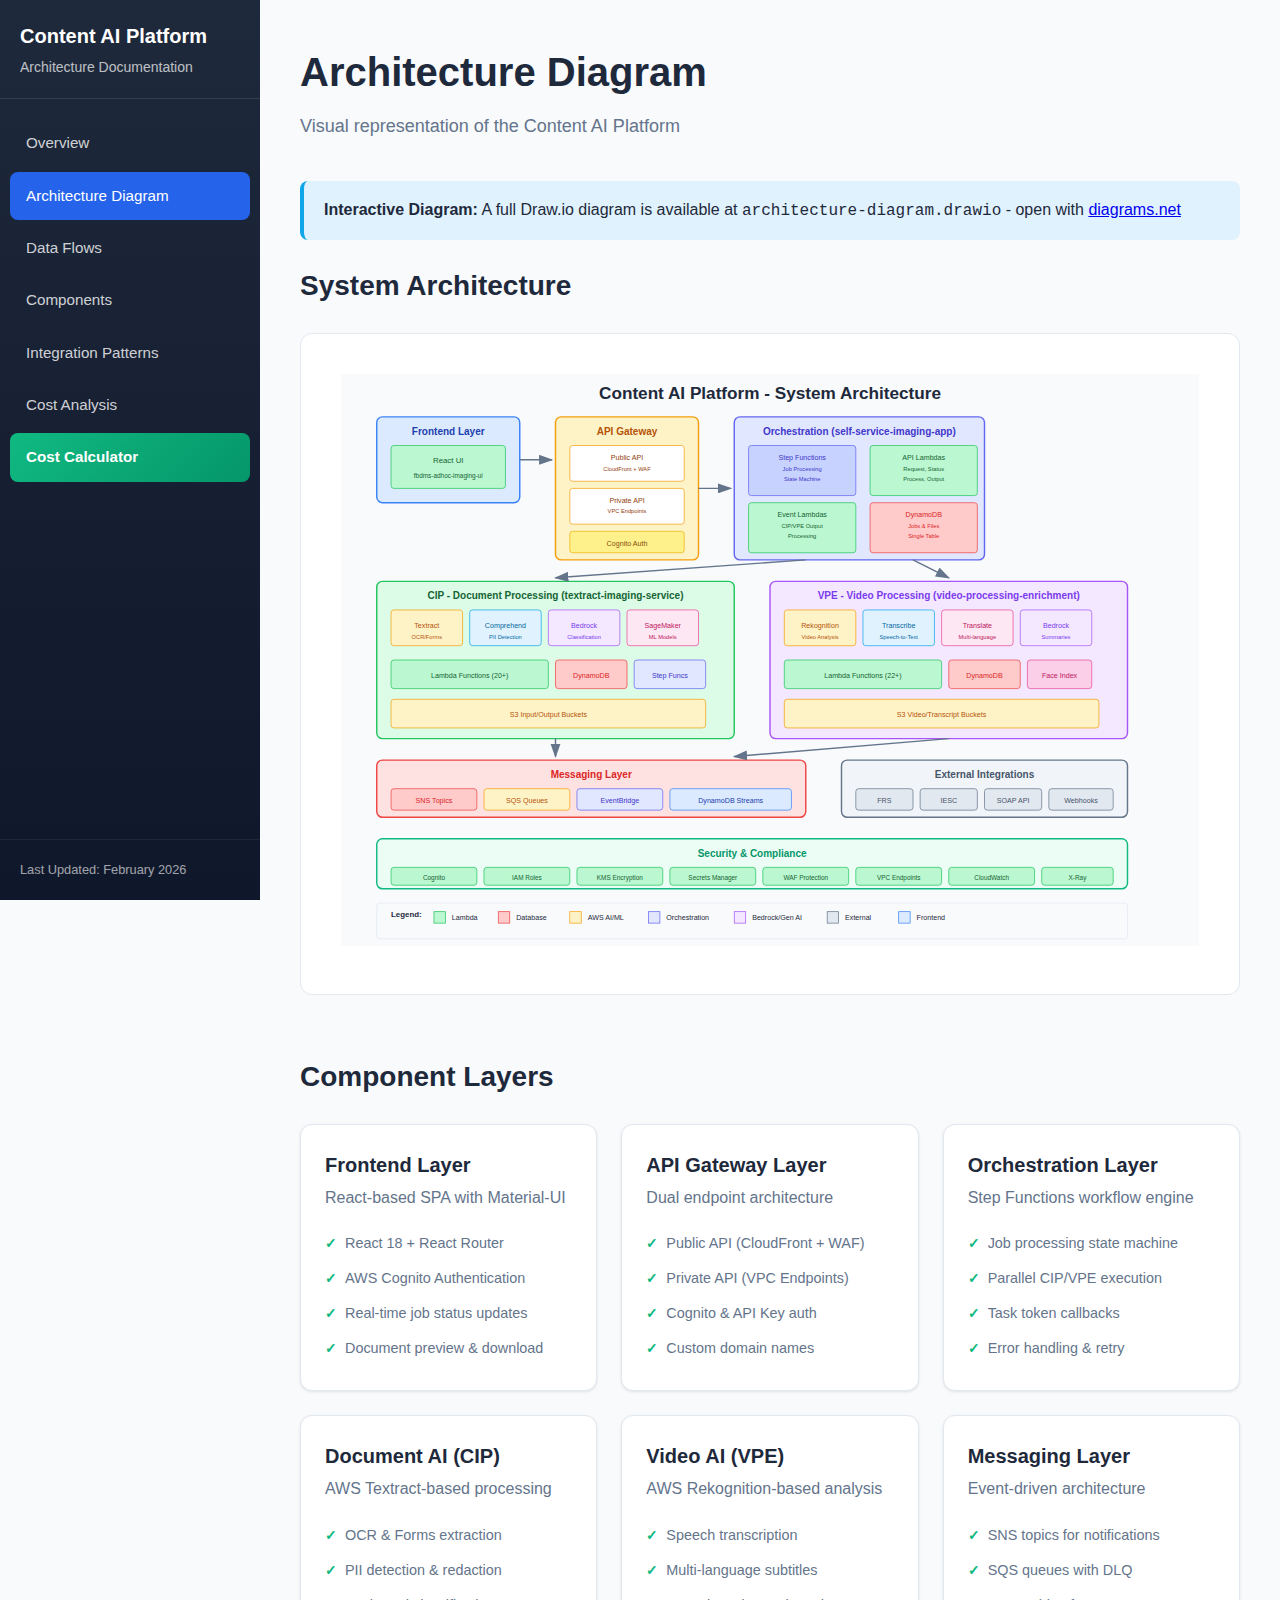
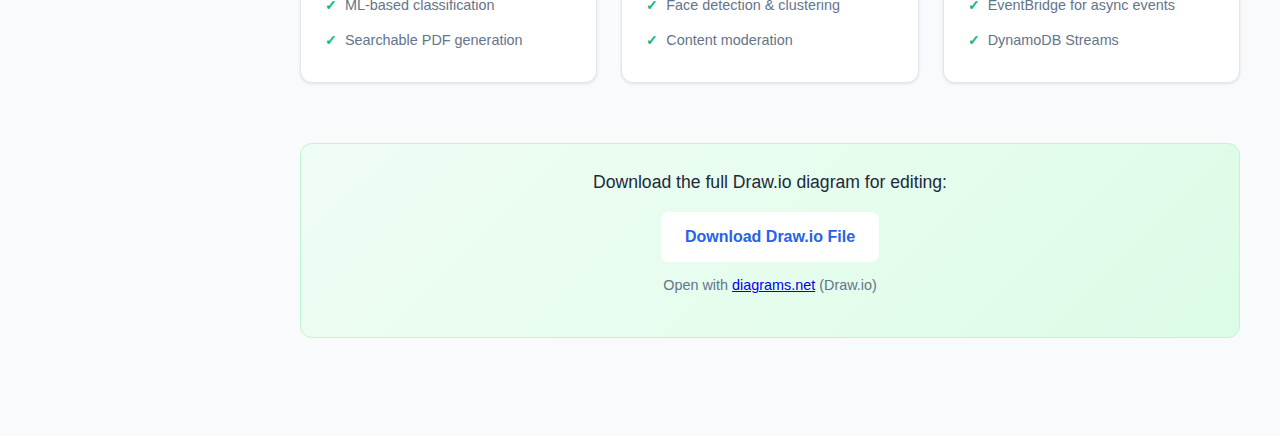
<file: docs/architecture.html>
<!DOCTYPE html>
<html lang="en">
<head>
    <meta charset="UTF-8">
    <meta name="viewport" content="width=device-width, initial-scale=1.0">
    <title>Architecture Diagram - Content AI Platform</title>
    <link rel="stylesheet" href="styles.css">
</head>
<body>
    <nav class="sidebar">
        <div class="sidebar-header">
            <h2>Content AI Platform</h2>
            <p>Architecture Documentation</p>
        </div>
        <ul class="nav-links">
            <li><a href="index.html">Overview</a></li>
            <li><a href="architecture.html" class="active">Architecture Diagram</a></li>
            <li><a href="data-flows.html">Data Flows</a></li>
            <li><a href="components.html">Components</a></li>
            <li><a href="integration.html">Integration Patterns</a></li>
            <li><a href="cost-analysis.html">Cost Analysis</a></li>
            <li><a href="calculator.html" class="highlight">Cost Calculator</a></li>
        </ul>
        <div class="sidebar-footer">
            <p>Last Updated: February 2026</p>
        </div>
    </nav>

    <main class="content">
        <header class="page-header">
            <h1>Architecture Diagram</h1>
            <p class="subtitle">Visual representation of the Content AI Platform</p>
        </header>

        <div class="alert alert-info">
            <strong>Interactive Diagram:</strong> A full Draw.io diagram is available at
            <code>architecture-diagram.drawio</code> - open with <a href="https://app.diagrams.net" target="_blank">diagrams.net</a>
        </div>

        <!-- Architecture Overview SVG -->
        <section>
            <h2>System Architecture</h2>
            <div class="architecture-svg">
                <svg viewBox="0 0 1200 800" xmlns="http://www.w3.org/2000/svg" style="max-width: 100%; height: auto;">
                    <!-- Background -->
                    <rect width="1200" height="800" fill="#f8fafc"/>

                    <!-- Title -->
                    <text x="600" y="35" text-anchor="middle" font-size="24" font-weight="bold" fill="#1e293b">Content AI Platform - System Architecture</text>

                    <!-- Frontend Layer -->
                    <rect x="50" y="60" width="200" height="120" rx="8" fill="#dbeafe" stroke="#3b82f6" stroke-width="2"/>
                    <text x="150" y="85" text-anchor="middle" font-size="14" font-weight="bold" fill="#1e40af">Frontend Layer</text>
                    <rect x="70" y="100" width="160" height="60" rx="4" fill="#bbf7d0" stroke="#22c55e" stroke-width="1"/>
                    <text x="150" y="125" text-anchor="middle" font-size="11" fill="#166534">React UI</text>
                    <text x="150" y="145" text-anchor="middle" font-size="9" fill="#166534">fbdms-adhoc-imaging-ui</text>

                    <!-- API Gateway Layer -->
                    <rect x="300" y="60" width="200" height="200" rx="8" fill="#fef3c7" stroke="#f59e0b" stroke-width="2"/>
                    <text x="400" y="85" text-anchor="middle" font-size="14" font-weight="bold" fill="#b45309">API Gateway</text>
                    <rect x="320" y="100" width="160" height="50" rx="4" fill="#fff" stroke="#f59e0b"/>
                    <text x="400" y="120" text-anchor="middle" font-size="10" fill="#92400e">Public API</text>
                    <text x="400" y="135" text-anchor="middle" font-size="8" fill="#92400e">CloudFront + WAF</text>
                    <rect x="320" y="160" width="160" height="50" rx="4" fill="#fff" stroke="#f59e0b"/>
                    <text x="400" y="180" text-anchor="middle" font-size="10" fill="#92400e">Private API</text>
                    <text x="400" y="195" text-anchor="middle" font-size="8" fill="#92400e">VPC Endpoints</text>
                    <rect x="320" y="220" width="160" height="30" rx="4" fill="#fef08a" stroke="#eab308"/>
                    <text x="400" y="240" text-anchor="middle" font-size="10" fill="#854d0e">Cognito Auth</text>

                    <!-- Orchestration Layer -->
                    <rect x="550" y="60" width="350" height="200" rx="8" fill="#e0e7ff" stroke="#6366f1" stroke-width="2"/>
                    <text x="725" y="85" text-anchor="middle" font-size="14" font-weight="bold" fill="#4338ca">Orchestration (self-service-imaging-app)</text>

                    <rect x="570" y="100" width="150" height="70" rx="4" fill="#c7d2fe" stroke="#6366f1"/>
                    <text x="645" y="120" text-anchor="middle" font-size="10" fill="#4338ca">Step Functions</text>
                    <text x="645" y="135" text-anchor="middle" font-size="8" fill="#4338ca">Job Processing</text>
                    <text x="645" y="150" text-anchor="middle" font-size="8" fill="#4338ca">State Machine</text>

                    <rect x="740" y="100" width="150" height="70" rx="4" fill="#bbf7d0" stroke="#22c55e"/>
                    <text x="815" y="120" text-anchor="middle" font-size="10" fill="#166534">API Lambdas</text>
                    <text x="815" y="135" text-anchor="middle" font-size="8" fill="#166534">Request, Status</text>
                    <text x="815" y="150" text-anchor="middle" font-size="8" fill="#166534">Process, Output</text>

                    <rect x="570" y="180" width="150" height="70" rx="4" fill="#bbf7d0" stroke="#22c55e"/>
                    <text x="645" y="200" text-anchor="middle" font-size="10" fill="#166534">Event Lambdas</text>
                    <text x="645" y="215" text-anchor="middle" font-size="8" fill="#166534">CIP/VPE Output</text>
                    <text x="645" y="230" text-anchor="middle" font-size="8" fill="#166534">Processing</text>

                    <rect x="740" y="180" width="150" height="70" rx="4" fill="#fecaca" stroke="#ef4444"/>
                    <text x="815" y="200" text-anchor="middle" font-size="10" fill="#dc2626">DynamoDB</text>
                    <text x="815" y="215" text-anchor="middle" font-size="8" fill="#dc2626">Jobs & Files</text>
                    <text x="815" y="230" text-anchor="middle" font-size="8" fill="#dc2626">Single Table</text>

                    <!-- Processing Layer -->
                    <rect x="50" y="290" width="500" height="220" rx="8" fill="#dcfce7" stroke="#22c55e" stroke-width="2"/>
                    <text x="300" y="315" text-anchor="middle" font-size="14" font-weight="bold" fill="#166534">CIP - Document Processing (textract-imaging-service)</text>

                    <rect x="70" y="330" width="100" height="50" rx="4" fill="#fef3c7" stroke="#f59e0b"/>
                    <text x="120" y="355" text-anchor="middle" font-size="10" fill="#b45309">Textract</text>
                    <text x="120" y="370" text-anchor="middle" font-size="8" fill="#b45309">OCR/Forms</text>

                    <rect x="180" y="330" width="100" height="50" rx="4" fill="#e0f2fe" stroke="#0ea5e9"/>
                    <text x="230" y="355" text-anchor="middle" font-size="10" fill="#0369a1">Comprehend</text>
                    <text x="230" y="370" text-anchor="middle" font-size="8" fill="#0369a1">PII Detection</text>

                    <rect x="290" y="330" width="100" height="50" rx="4" fill="#f3e8ff" stroke="#a855f7"/>
                    <text x="340" y="355" text-anchor="middle" font-size="10" fill="#7c3aed">Bedrock</text>
                    <text x="340" y="370" text-anchor="middle" font-size="8" fill="#7c3aed">Classification</text>

                    <rect x="400" y="330" width="100" height="50" rx="4" fill="#fce7f3" stroke="#ec4899"/>
                    <text x="450" y="355" text-anchor="middle" font-size="10" fill="#be185d">SageMaker</text>
                    <text x="450" y="370" text-anchor="middle" font-size="8" fill="#be185d">ML Models</text>

                    <rect x="70" y="400" width="220" height="40" rx="4" fill="#bbf7d0" stroke="#22c55e"/>
                    <text x="180" y="425" text-anchor="middle" font-size="10" fill="#166534">Lambda Functions (20+)</text>

                    <rect x="300" y="400" width="100" height="40" rx="4" fill="#fecaca" stroke="#ef4444"/>
                    <text x="350" y="425" text-anchor="middle" font-size="10" fill="#dc2626">DynamoDB</text>

                    <rect x="410" y="400" width="100" height="40" rx="4" fill="#e0e7ff" stroke="#6366f1"/>
                    <text x="460" y="425" text-anchor="middle" font-size="10" fill="#4338ca">Step Funcs</text>

                    <rect x="70" y="455" width="440" height="40" rx="4" fill="#fef3c7" stroke="#f59e0b"/>
                    <text x="290" y="480" text-anchor="middle" font-size="10" fill="#b45309">S3 Input/Output Buckets</text>

                    <!-- VPE Layer -->
                    <rect x="600" y="290" width="500" height="220" rx="8" fill="#f3e8ff" stroke="#a855f7" stroke-width="2"/>
                    <text x="850" y="315" text-anchor="middle" font-size="14" font-weight="bold" fill="#7c3aed">VPE - Video Processing (video-processing-enrichment)</text>

                    <rect x="620" y="330" width="100" height="50" rx="4" fill="#fef3c7" stroke="#f59e0b"/>
                    <text x="670" y="355" text-anchor="middle" font-size="10" fill="#b45309">Rekognition</text>
                    <text x="670" y="370" text-anchor="middle" font-size="8" fill="#b45309">Video Analysis</text>

                    <rect x="730" y="330" width="100" height="50" rx="4" fill="#e0f2fe" stroke="#0ea5e9"/>
                    <text x="780" y="355" text-anchor="middle" font-size="10" fill="#0369a1">Transcribe</text>
                    <text x="780" y="370" text-anchor="middle" font-size="8" fill="#0369a1">Speech-to-Text</text>

                    <rect x="840" y="330" width="100" height="50" rx="4" fill="#fce7f3" stroke="#ec4899"/>
                    <text x="890" y="355" text-anchor="middle" font-size="10" fill="#be185d">Translate</text>
                    <text x="890" y="370" text-anchor="middle" font-size="8" fill="#be185d">Multi-language</text>

                    <rect x="950" y="330" width="100" height="50" rx="4" fill="#f3e8ff" stroke="#a855f7"/>
                    <text x="1000" y="355" text-anchor="middle" font-size="10" fill="#7c3aed">Bedrock</text>
                    <text x="1000" y="370" text-anchor="middle" font-size="8" fill="#7c3aed">Summaries</text>

                    <rect x="620" y="400" width="220" height="40" rx="4" fill="#bbf7d0" stroke="#22c55e"/>
                    <text x="730" y="425" text-anchor="middle" font-size="10" fill="#166534">Lambda Functions (22+)</text>

                    <rect x="850" y="400" width="100" height="40" rx="4" fill="#fecaca" stroke="#ef4444"/>
                    <text x="900" y="425" text-anchor="middle" font-size="10" fill="#dc2626">DynamoDB</text>

                    <rect x="960" y="400" width="90" height="40" rx="4" fill="#fbcfe8" stroke="#ec4899"/>
                    <text x="1005" y="425" text-anchor="middle" font-size="10" fill="#be185d">Face Index</text>

                    <rect x="620" y="455" width="440" height="40" rx="4" fill="#fef3c7" stroke="#f59e0b"/>
                    <text x="840" y="480" text-anchor="middle" font-size="10" fill="#b45309">S3 Video/Transcript Buckets</text>

                    <!-- Messaging Layer -->
                    <rect x="50" y="540" width="600" height="80" rx="8" fill="#fee2e2" stroke="#ef4444" stroke-width="2"/>
                    <text x="350" y="565" text-anchor="middle" font-size="14" font-weight="bold" fill="#dc2626">Messaging Layer</text>

                    <rect x="70" y="580" width="120" height="30" rx="4" fill="#fecaca" stroke="#ef4444"/>
                    <text x="130" y="600" text-anchor="middle" font-size="10" fill="#dc2626">SNS Topics</text>

                    <rect x="200" y="580" width="120" height="30" rx="4" fill="#fef3c7" stroke="#f59e0b"/>
                    <text x="260" y="600" text-anchor="middle" font-size="10" fill="#b45309">SQS Queues</text>

                    <rect x="330" y="580" width="120" height="30" rx="4" fill="#e0e7ff" stroke="#6366f1"/>
                    <text x="390" y="600" text-anchor="middle" font-size="10" fill="#4338ca">EventBridge</text>

                    <rect x="460" y="580" width="170" height="30" rx="4" fill="#dbeafe" stroke="#3b82f6"/>
                    <text x="545" y="600" text-anchor="middle" font-size="10" fill="#1e40af">DynamoDB Streams</text>

                    <!-- External Integrations -->
                    <rect x="700" y="540" width="400" height="80" rx="8" fill="#f1f5f9" stroke="#64748b" stroke-width="2"/>
                    <text x="900" y="565" text-anchor="middle" font-size="14" font-weight="bold" fill="#475569">External Integrations</text>

                    <rect x="720" y="580" width="80" height="30" rx="4" fill="#e2e8f0" stroke="#64748b"/>
                    <text x="760" y="600" text-anchor="middle" font-size="10" fill="#475569">FRS</text>

                    <rect x="810" y="580" width="80" height="30" rx="4" fill="#e2e8f0" stroke="#64748b"/>
                    <text x="850" y="600" text-anchor="middle" font-size="10" fill="#475569">IESC</text>

                    <rect x="900" y="580" width="80" height="30" rx="4" fill="#e2e8f0" stroke="#64748b"/>
                    <text x="940" y="600" text-anchor="middle" font-size="10" fill="#475569">SOAP API</text>

                    <rect x="990" y="580" width="90" height="30" rx="4" fill="#e2e8f0" stroke="#64748b"/>
                    <text x="1035" y="600" text-anchor="middle" font-size="10" fill="#475569">Webhooks</text>

                    <!-- Security Layer -->
                    <rect x="50" y="650" width="1050" height="70" rx="8" fill="#ecfdf5" stroke="#10b981" stroke-width="2"/>
                    <text x="575" y="675" text-anchor="middle" font-size="14" font-weight="bold" fill="#059669">Security & Compliance</text>

                    <rect x="70" y="690" width="120" height="25" rx="4" fill="#bbf7d0" stroke="#22c55e"/>
                    <text x="130" y="707" text-anchor="middle" font-size="9" fill="#166534">Cognito</text>

                    <rect x="200" y="690" width="120" height="25" rx="4" fill="#bbf7d0" stroke="#22c55e"/>
                    <text x="260" y="707" text-anchor="middle" font-size="9" fill="#166534">IAM Roles</text>

                    <rect x="330" y="690" width="120" height="25" rx="4" fill="#bbf7d0" stroke="#22c55e"/>
                    <text x="390" y="707" text-anchor="middle" font-size="9" fill="#166534">KMS Encryption</text>

                    <rect x="460" y="690" width="120" height="25" rx="4" fill="#bbf7d0" stroke="#22c55e"/>
                    <text x="520" y="707" text-anchor="middle" font-size="9" fill="#166534">Secrets Manager</text>

                    <rect x="590" y="690" width="120" height="25" rx="4" fill="#bbf7d0" stroke="#22c55e"/>
                    <text x="650" y="707" text-anchor="middle" font-size="9" fill="#166534">WAF Protection</text>

                    <rect x="720" y="690" width="120" height="25" rx="4" fill="#bbf7d0" stroke="#22c55e"/>
                    <text x="780" y="707" text-anchor="middle" font-size="9" fill="#166534">VPC Endpoints</text>

                    <rect x="850" y="690" width="120" height="25" rx="4" fill="#bbf7d0" stroke="#22c55e"/>
                    <text x="910" y="707" text-anchor="middle" font-size="9" fill="#166534">CloudWatch</text>

                    <rect x="980" y="690" width="100" height="25" rx="4" fill="#bbf7d0" stroke="#22c55e"/>
                    <text x="1030" y="707" text-anchor="middle" font-size="9" fill="#166534">X-Ray</text>

                    <!-- Arrows -->
                    <defs>
                        <marker id="arrowhead" markerWidth="10" markerHeight="7" refX="9" refY="3.5" orient="auto">
                            <polygon points="0 0, 10 3.5, 0 7" fill="#64748b"/>
                        </marker>
                    </defs>

                    <!-- Frontend to API Gateway -->
                    <line x1="250" y1="120" x2="295" y2="120" stroke="#64748b" stroke-width="2" marker-end="url(#arrowhead)"/>

                    <!-- API Gateway to Orchestration -->
                    <line x1="500" y1="160" x2="545" y2="160" stroke="#64748b" stroke-width="2" marker-end="url(#arrowhead)"/>

                    <!-- Orchestration to CIP -->
                    <line x1="650" y1="260" x2="300" y2="285" stroke="#64748b" stroke-width="2" marker-end="url(#arrowhead)"/>

                    <!-- Orchestration to VPE -->
                    <line x1="800" y1="260" x2="850" y2="285" stroke="#64748b" stroke-width="2" marker-end="url(#arrowhead)"/>

                    <!-- CIP to Messaging -->
                    <line x1="300" y1="510" x2="300" y2="535" stroke="#64748b" stroke-width="2" marker-end="url(#arrowhead)"/>

                    <!-- VPE to Messaging -->
                    <line x1="850" y1="510" x2="550" y2="535" stroke="#64748b" stroke-width="2" marker-end="url(#arrowhead)"/>

                    <!-- Legend -->
                    <rect x="50" y="740" width="1050" height="50" rx="4" fill="#f8fafc" stroke="#e2e8f0"/>
                    <text x="70" y="760" font-size="11" font-weight="bold" fill="#1e293b">Legend:</text>

                    <rect x="130" y="752" width="16" height="16" fill="#bbf7d0" stroke="#22c55e"/>
                    <text x="155" y="764" font-size="10" fill="#1e293b">Lambda</text>

                    <rect x="220" y="752" width="16" height="16" fill="#fecaca" stroke="#ef4444"/>
                    <text x="245" y="764" font-size="10" fill="#1e293b">Database</text>

                    <rect x="320" y="752" width="16" height="16" fill="#fef3c7" stroke="#f59e0b"/>
                    <text x="345" y="764" font-size="10" fill="#1e293b">AWS AI/ML</text>

                    <rect x="430" y="752" width="16" height="16" fill="#e0e7ff" stroke="#6366f1"/>
                    <text x="455" y="764" font-size="10" fill="#1e293b">Orchestration</text>

                    <rect x="550" y="752" width="16" height="16" fill="#f3e8ff" stroke="#a855f7"/>
                    <text x="575" y="764" font-size="10" fill="#1e293b">Bedrock/Gen AI</text>

                    <rect x="680" y="752" width="16" height="16" fill="#e2e8f0" stroke="#64748b"/>
                    <text x="705" y="764" font-size="10" fill="#1e293b">External</text>

                    <rect x="780" y="752" width="16" height="16" fill="#dbeafe" stroke="#3b82f6"/>
                    <text x="805" y="764" font-size="10" fill="#1e293b">Frontend</text>
                </svg>
            </div>
        </section>

        <!-- Component Details -->
        <section>
            <h2>Component Layers</h2>
            <div class="card-grid">
                <div class="card">
                    <h3>Frontend Layer</h3>
                    <p>React-based SPA with Material-UI</p>
                    <ul class="card-features">
                        <li>React 18 + React Router</li>
                        <li>AWS Cognito Authentication</li>
                        <li>Real-time job status updates</li>
                        <li>Document preview & download</li>
                    </ul>
                </div>

                <div class="card">
                    <h3>API Gateway Layer</h3>
                    <p>Dual endpoint architecture</p>
                    <ul class="card-features">
                        <li>Public API (CloudFront + WAF)</li>
                        <li>Private API (VPC Endpoints)</li>
                        <li>Cognito & API Key auth</li>
                        <li>Custom domain names</li>
                    </ul>
                </div>

                <div class="card">
                    <h3>Orchestration Layer</h3>
                    <p>Step Functions workflow engine</p>
                    <ul class="card-features">
                        <li>Job processing state machine</li>
                        <li>Parallel CIP/VPE execution</li>
                        <li>Task token callbacks</li>
                        <li>Error handling & retry</li>
                    </ul>
                </div>

                <div class="card">
                    <h3>Document AI (CIP)</h3>
                    <p>AWS Textract-based processing</p>
                    <ul class="card-features">
                        <li>OCR & Forms extraction</li>
                        <li>PII detection & redaction</li>
                        <li>ML-based classification</li>
                        <li>Searchable PDF generation</li>
                    </ul>
                </div>

                <div class="card">
                    <h3>Video AI (VPE)</h3>
                    <p>AWS Rekognition-based analysis</p>
                    <ul class="card-features">
                        <li>Speech transcription</li>
                        <li>Multi-language subtitles</li>
                        <li>Face detection & clustering</li>
                        <li>Content moderation</li>
                    </ul>
                </div>

                <div class="card">
                    <h3>Messaging Layer</h3>
                    <p>Event-driven architecture</p>
                    <ul class="card-features">
                        <li>SNS topics for notifications</li>
                        <li>SQS queues with DLQ</li>
                        <li>EventBridge for async events</li>
                        <li>DynamoDB Streams</li>
                    </ul>
                </div>
            </div>
        </section>

        <!-- Download Section -->
        <section class="cta-box">
            <p>Download the full Draw.io diagram for editing:</p>
            <a href="../architecture-diagram.drawio" download class="btn btn-primary">Download Draw.io File</a>
            <p style="margin-top: 12px; font-size: 0.9rem; color: var(--text-secondary);">
                Open with <a href="https://app.diagrams.net" target="_blank">diagrams.net</a> (Draw.io)
            </p>
        </section>
    </main>
</body>
</html>
</file>
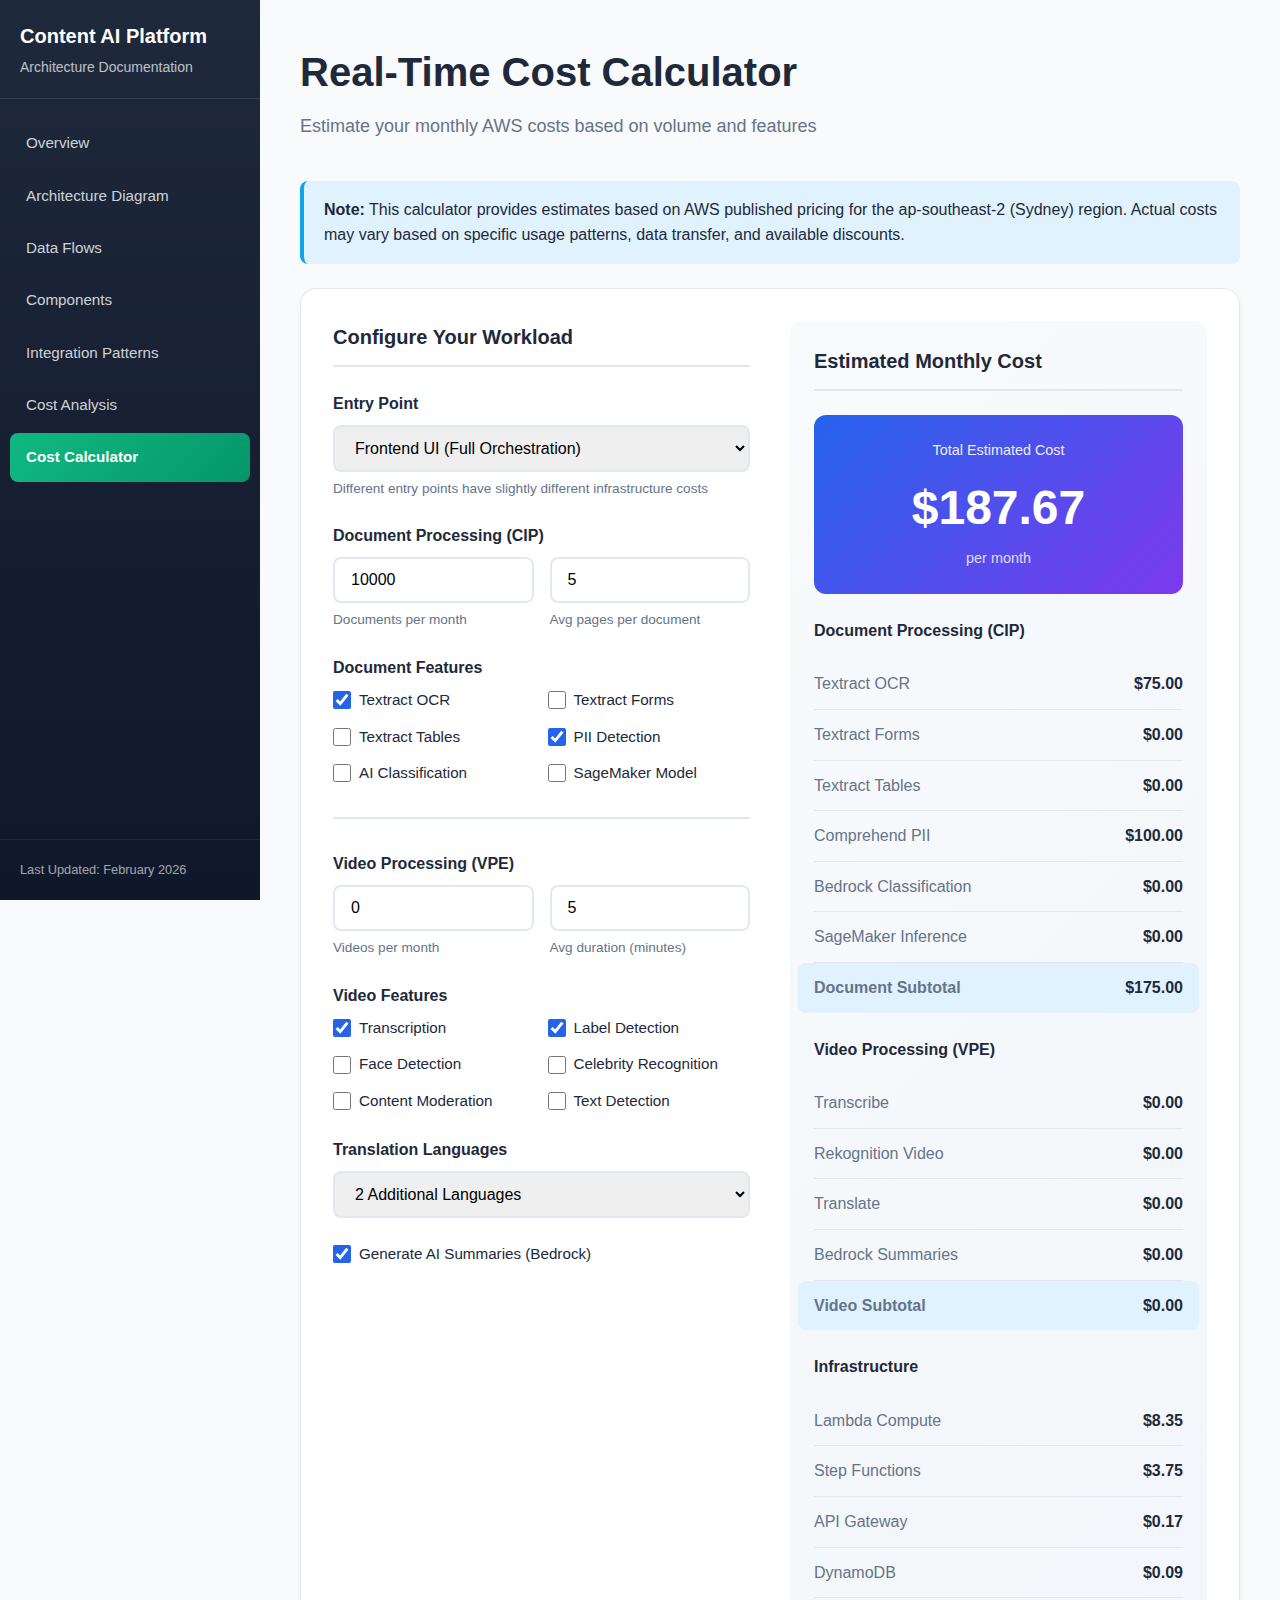
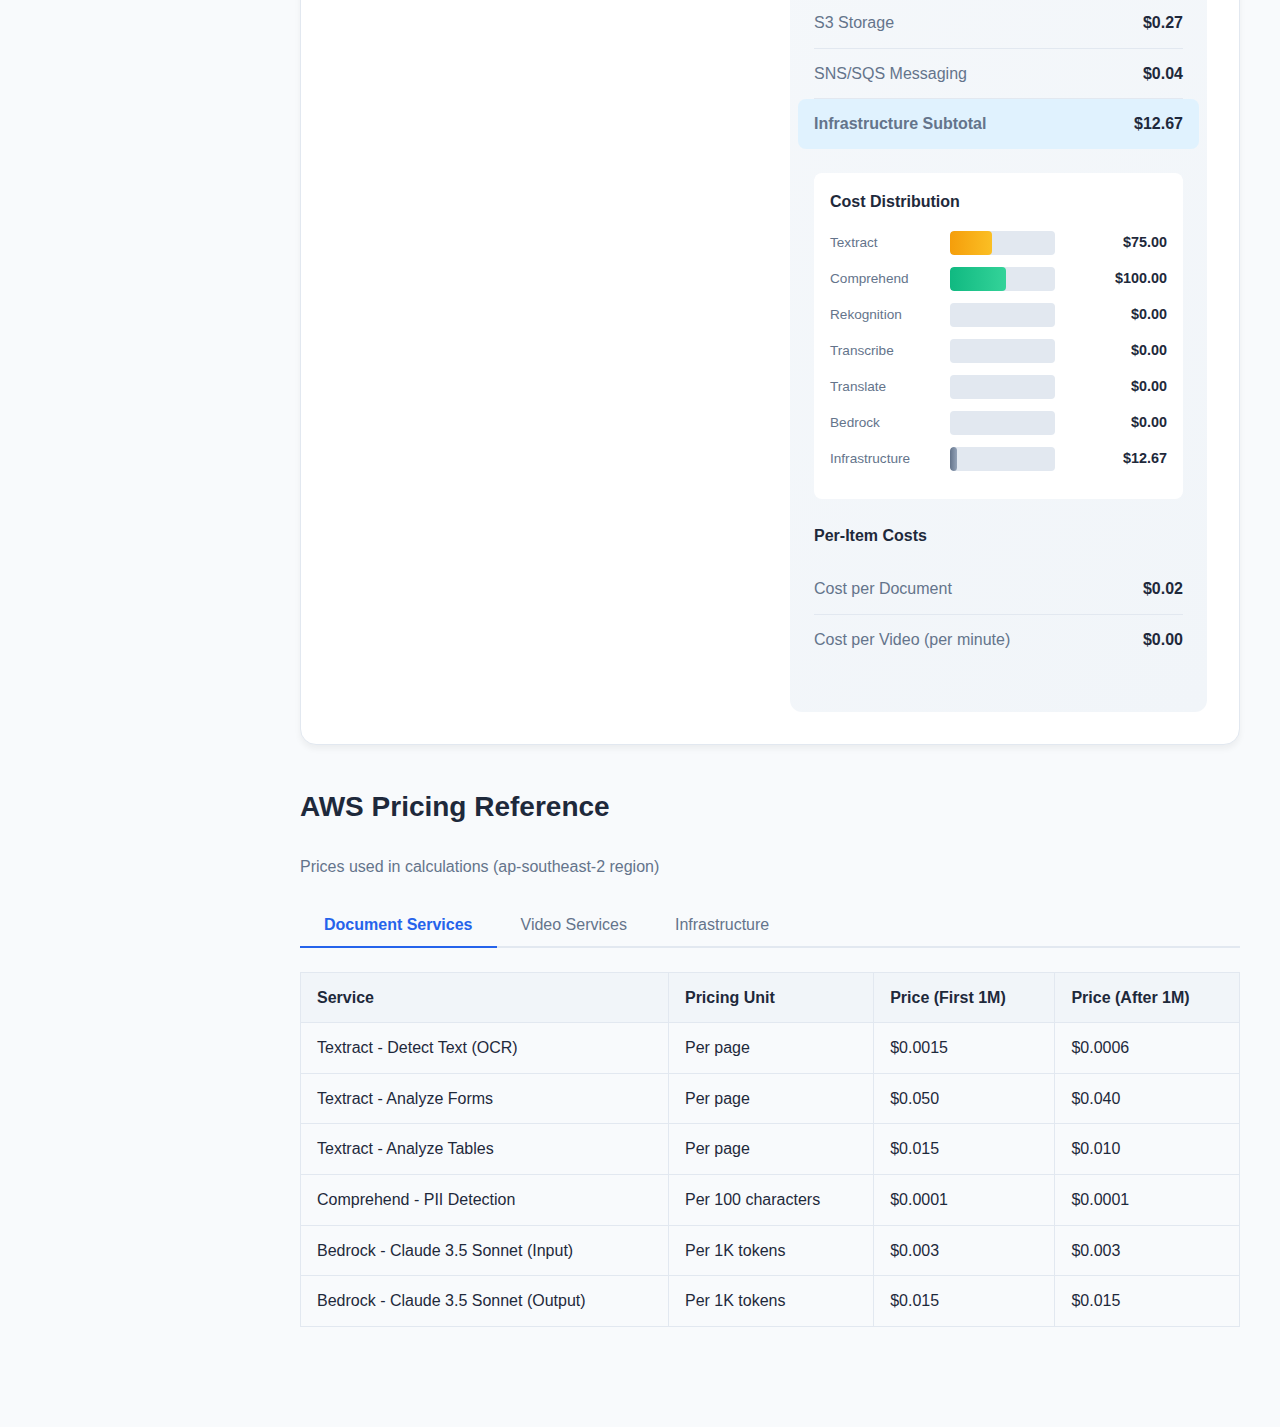
<file: docs/calculator.html>
<!DOCTYPE html>
<html lang="en">
<head>
    <meta charset="UTF-8">
    <meta name="viewport" content="width=device-width, initial-scale=1.0">
    <title>Cost Calculator - Content AI Platform</title>
    <link rel="stylesheet" href="styles.css">
</head>
<body>
    <nav class="sidebar">
        <div class="sidebar-header">
            <h2>Content AI Platform</h2>
            <p>Architecture Documentation</p>
        </div>
        <ul class="nav-links">
            <li><a href="index.html">Overview</a></li>
            <li><a href="architecture.html">Architecture Diagram</a></li>
            <li><a href="data-flows.html">Data Flows</a></li>
            <li><a href="components.html">Components</a></li>
            <li><a href="integration.html">Integration Patterns</a></li>
            <li><a href="cost-analysis.html">Cost Analysis</a></li>
            <li><a href="calculator.html" class="active highlight">Cost Calculator</a></li>
        </ul>
        <div class="sidebar-footer">
            <p>Last Updated: February 2026</p>
        </div>
    </nav>

    <main class="content">
        <header class="page-header">
            <h1>Real-Time Cost Calculator</h1>
            <p class="subtitle">Estimate your monthly AWS costs based on volume and features</p>
        </header>

        <div class="alert alert-info">
            <strong>Note:</strong> This calculator provides estimates based on AWS published pricing for the ap-southeast-2 (Sydney) region.
            Actual costs may vary based on specific usage patterns, data transfer, and available discounts.
        </div>

        <div class="calculator-container">
            <div class="calculator-grid">
                <!-- Input Section -->
                <div class="input-section">
                    <h3>Configure Your Workload</h3>

                    <!-- Entry Point Selection -->
                    <div class="form-group">
                        <label for="entryPoint">Entry Point</label>
                        <select id="entryPoint" onchange="calculateCosts()">
                            <option value="frontend">Frontend UI (Full Orchestration)</option>
                            <option value="api">Self-Service API</option>
                            <option value="direct">Direct CIP/VPE API</option>
                            <option value="s3">S3 Direct Upload</option>
                        </select>
                        <p class="form-hint">Different entry points have slightly different infrastructure costs</p>
                    </div>

                    <!-- Document Processing -->
                    <div class="form-group">
                        <label>Document Processing (CIP)</label>
                        <div style="display: grid; grid-template-columns: 1fr 1fr; gap: 16px;">
                            <div>
                                <input type="number" id="documentCount" value="10000" min="0" onchange="calculateCosts()" oninput="calculateCosts()">
                                <p class="form-hint">Documents per month</p>
                            </div>
                            <div>
                                <input type="number" id="pagesPerDoc" value="5" min="1" max="100" onchange="calculateCosts()" oninput="calculateCosts()">
                                <p class="form-hint">Avg pages per document</p>
                            </div>
                        </div>
                    </div>

                    <div class="form-group">
                        <label>Document Features</label>
                        <div class="checkbox-group">
                            <div class="checkbox-item">
                                <input type="checkbox" id="textractOcr" checked onchange="calculateCosts()">
                                <label for="textractOcr">Textract OCR</label>
                            </div>
                            <div class="checkbox-item">
                                <input type="checkbox" id="textractForms" onchange="calculateCosts()">
                                <label for="textractForms">Textract Forms</label>
                            </div>
                            <div class="checkbox-item">
                                <input type="checkbox" id="textractTables" onchange="calculateCosts()">
                                <label for="textractTables">Textract Tables</label>
                            </div>
                            <div class="checkbox-item">
                                <input type="checkbox" id="comprehendPii" checked onchange="calculateCosts()">
                                <label for="comprehendPii">PII Detection</label>
                            </div>
                            <div class="checkbox-item">
                                <input type="checkbox" id="bedrockClassification" onchange="calculateCosts()">
                                <label for="bedrockClassification">AI Classification</label>
                            </div>
                            <div class="checkbox-item">
                                <input type="checkbox" id="sagemakerInference" onchange="calculateCosts()">
                                <label for="sagemakerInference">SageMaker Model</label>
                            </div>
                        </div>
                    </div>

                    <hr style="margin: 32px 0; border: none; border-top: 2px solid var(--border-color);">

                    <!-- Video Processing -->
                    <div class="form-group">
                        <label>Video Processing (VPE)</label>
                        <div style="display: grid; grid-template-columns: 1fr 1fr; gap: 16px;">
                            <div>
                                <input type="number" id="videoCount" value="0" min="0" onchange="calculateCosts()" oninput="calculateCosts()">
                                <p class="form-hint">Videos per month</p>
                            </div>
                            <div>
                                <input type="number" id="avgVideoDuration" value="5" min="1" max="120" onchange="calculateCosts()" oninput="calculateCosts()">
                                <p class="form-hint">Avg duration (minutes)</p>
                            </div>
                        </div>
                    </div>

                    <div class="form-group">
                        <label>Video Features</label>
                        <div class="checkbox-group">
                            <div class="checkbox-item">
                                <input type="checkbox" id="transcribe" checked onchange="calculateCosts()">
                                <label for="transcribe">Transcription</label>
                            </div>
                            <div class="checkbox-item">
                                <input type="checkbox" id="rekognitionLabels" checked onchange="calculateCosts()">
                                <label for="rekognitionLabels">Label Detection</label>
                            </div>
                            <div class="checkbox-item">
                                <input type="checkbox" id="rekognitionFaces" onchange="calculateCosts()">
                                <label for="rekognitionFaces">Face Detection</label>
                            </div>
                            <div class="checkbox-item">
                                <input type="checkbox" id="rekognitionCelebs" onchange="calculateCosts()">
                                <label for="rekognitionCelebs">Celebrity Recognition</label>
                            </div>
                            <div class="checkbox-item">
                                <input type="checkbox" id="rekognitionModeration" onchange="calculateCosts()">
                                <label for="rekognitionModeration">Content Moderation</label>
                            </div>
                            <div class="checkbox-item">
                                <input type="checkbox" id="rekognitionText" onchange="calculateCosts()">
                                <label for="rekognitionText">Text Detection</label>
                            </div>
                        </div>
                    </div>

                    <div class="form-group">
                        <label for="translateLangs">Translation Languages</label>
                        <select id="translateLangs" onchange="calculateCosts()">
                            <option value="0">No Translation</option>
                            <option value="1">1 Additional Language</option>
                            <option value="2" selected>2 Additional Languages</option>
                            <option value="3">3 Additional Languages</option>
                            <option value="5">5 Additional Languages</option>
                        </select>
                    </div>

                    <div class="form-group">
                        <div class="checkbox-item">
                            <input type="checkbox" id="bedrockSummary" checked onchange="calculateCosts()">
                            <label for="bedrockSummary">Generate AI Summaries (Bedrock)</label>
                        </div>
                    </div>
                </div>

                <!-- Results Section -->
                <div class="results-section">
                    <h3>Estimated Monthly Cost</h3>

                    <div class="total-cost">
                        <div class="label">Total Estimated Cost</div>
                        <div class="amount" id="totalCost">$0.00</div>
                        <div class="period">per month</div>
                    </div>

                    <div class="cost-breakdown">
                        <h4>Document Processing (CIP)</h4>
                        <div class="breakdown-item">
                            <span class="service">Textract OCR</span>
                            <span class="cost" id="costTextractOcr">$0.00</span>
                        </div>
                        <div class="breakdown-item">
                            <span class="service">Textract Forms</span>
                            <span class="cost" id="costTextractForms">$0.00</span>
                        </div>
                        <div class="breakdown-item">
                            <span class="service">Textract Tables</span>
                            <span class="cost" id="costTextractTables">$0.00</span>
                        </div>
                        <div class="breakdown-item">
                            <span class="service">Comprehend PII</span>
                            <span class="cost" id="costComprehend">$0.00</span>
                        </div>
                        <div class="breakdown-item">
                            <span class="service">Bedrock Classification</span>
                            <span class="cost" id="costBedrockClass">$0.00</span>
                        </div>
                        <div class="breakdown-item">
                            <span class="service">SageMaker Inference</span>
                            <span class="cost" id="costSagemaker">$0.00</span>
                        </div>
                        <div class="breakdown-item subtotal">
                            <span class="service"><strong>Document Subtotal</strong></span>
                            <span class="cost" id="subtotalDoc"><strong>$0.00</strong></span>
                        </div>
                    </div>

                    <div class="cost-breakdown">
                        <h4>Video Processing (VPE)</h4>
                        <div class="breakdown-item">
                            <span class="service">Transcribe</span>
                            <span class="cost" id="costTranscribe">$0.00</span>
                        </div>
                        <div class="breakdown-item">
                            <span class="service">Rekognition Video</span>
                            <span class="cost" id="costRekognition">$0.00</span>
                        </div>
                        <div class="breakdown-item">
                            <span class="service">Translate</span>
                            <span class="cost" id="costTranslate">$0.00</span>
                        </div>
                        <div class="breakdown-item">
                            <span class="service">Bedrock Summaries</span>
                            <span class="cost" id="costBedrockSummary">$0.00</span>
                        </div>
                        <div class="breakdown-item subtotal">
                            <span class="service"><strong>Video Subtotal</strong></span>
                            <span class="cost" id="subtotalVideo"><strong>$0.00</strong></span>
                        </div>
                    </div>

                    <div class="cost-breakdown">
                        <h4>Infrastructure</h4>
                        <div class="breakdown-item">
                            <span class="service">Lambda Compute</span>
                            <span class="cost" id="costLambda">$0.00</span>
                        </div>
                        <div class="breakdown-item">
                            <span class="service">Step Functions</span>
                            <span class="cost" id="costStepFunctions">$0.00</span>
                        </div>
                        <div class="breakdown-item">
                            <span class="service">API Gateway</span>
                            <span class="cost" id="costApiGateway">$0.00</span>
                        </div>
                        <div class="breakdown-item">
                            <span class="service">DynamoDB</span>
                            <span class="cost" id="costDynamoDB">$0.00</span>
                        </div>
                        <div class="breakdown-item">
                            <span class="service">S3 Storage</span>
                            <span class="cost" id="costS3">$0.00</span>
                        </div>
                        <div class="breakdown-item">
                            <span class="service">SNS/SQS Messaging</span>
                            <span class="cost" id="costMessaging">$0.00</span>
                        </div>
                        <div class="breakdown-item subtotal">
                            <span class="service"><strong>Infrastructure Subtotal</strong></span>
                            <span class="cost" id="subtotalInfra"><strong>$0.00</strong></span>
                        </div>
                    </div>

                    <!-- Visual Chart -->
                    <div class="chart-container">
                        <h4 style="margin-bottom: 16px;">Cost Distribution</h4>
                        <div class="chart-bar">
                            <span class="chart-label">Textract</span>
                            <div class="chart-value"><div class="chart-fill textract" id="chartTextract" style="width: 0%"></div></div>
                            <span class="chart-amount" id="chartTextractAmt">$0</span>
                        </div>
                        <div class="chart-bar">
                            <span class="chart-label">Comprehend</span>
                            <div class="chart-value"><div class="chart-fill comprehend" id="chartComprehend" style="width: 0%"></div></div>
                            <span class="chart-amount" id="chartComprehendAmt">$0</span>
                        </div>
                        <div class="chart-bar">
                            <span class="chart-label">Rekognition</span>
                            <div class="chart-value"><div class="chart-fill rekognition" id="chartRekognition" style="width: 0%"></div></div>
                            <span class="chart-amount" id="chartRekognitionAmt">$0</span>
                        </div>
                        <div class="chart-bar">
                            <span class="chart-label">Transcribe</span>
                            <div class="chart-value"><div class="chart-fill transcribe" id="chartTranscribe" style="width: 0%"></div></div>
                            <span class="chart-amount" id="chartTranscribeAmt">$0</span>
                        </div>
                        <div class="chart-bar">
                            <span class="chart-label">Translate</span>
                            <div class="chart-value"><div class="chart-fill translate" id="chartTranslate" style="width: 0%"></div></div>
                            <span class="chart-amount" id="chartTranslateAmt">$0</span>
                        </div>
                        <div class="chart-bar">
                            <span class="chart-label">Bedrock</span>
                            <div class="chart-value"><div class="chart-fill bedrock" id="chartBedrock" style="width: 0%"></div></div>
                            <span class="chart-amount" id="chartBedrockAmt">$0</span>
                        </div>
                        <div class="chart-bar">
                            <span class="chart-label">Infrastructure</span>
                            <div class="chart-value"><div class="chart-fill infrastructure" id="chartInfra" style="width: 0%"></div></div>
                            <span class="chart-amount" id="chartInfraAmt">$0</span>
                        </div>
                    </div>

                    <!-- Per-Item Costs -->
                    <div class="cost-breakdown" style="margin-top: 24px;">
                        <h4>Per-Item Costs</h4>
                        <div class="breakdown-item">
                            <span class="service">Cost per Document</span>
                            <span class="cost" id="perDocCost">$0.00</span>
                        </div>
                        <div class="breakdown-item">
                            <span class="service">Cost per Video (per minute)</span>
                            <span class="cost" id="perVideoCost">$0.00</span>
                        </div>
                    </div>
                </div>
            </div>
        </div>

        <!-- Pricing Reference -->
        <section style="margin-top: 40px;">
            <h2>AWS Pricing Reference</h2>
            <p style="margin-bottom: 24px; color: var(--text-secondary);">Prices used in calculations (ap-southeast-2 region)</p>

            <div class="tabs">
                <button class="tab active" onclick="showTab('doc-pricing')">Document Services</button>
                <button class="tab" onclick="showTab('video-pricing')">Video Services</button>
                <button class="tab" onclick="showTab('infra-pricing')">Infrastructure</button>
            </div>

            <div id="doc-pricing" class="tab-content active">
                <table class="content-table">
                    <thead>
                        <tr>
                            <th>Service</th>
                            <th>Pricing Unit</th>
                            <th>Price (First 1M)</th>
                            <th>Price (After 1M)</th>
                        </tr>
                    </thead>
                    <tbody>
                        <tr>
                            <td>Textract - Detect Text (OCR)</td>
                            <td>Per page</td>
                            <td>$0.0015</td>
                            <td>$0.0006</td>
                        </tr>
                        <tr>
                            <td>Textract - Analyze Forms</td>
                            <td>Per page</td>
                            <td>$0.050</td>
                            <td>$0.040</td>
                        </tr>
                        <tr>
                            <td>Textract - Analyze Tables</td>
                            <td>Per page</td>
                            <td>$0.015</td>
                            <td>$0.010</td>
                        </tr>
                        <tr>
                            <td>Comprehend - PII Detection</td>
                            <td>Per 100 characters</td>
                            <td>$0.0001</td>
                            <td>$0.0001</td>
                        </tr>
                        <tr>
                            <td>Bedrock - Claude 3.5 Sonnet (Input)</td>
                            <td>Per 1K tokens</td>
                            <td>$0.003</td>
                            <td>$0.003</td>
                        </tr>
                        <tr>
                            <td>Bedrock - Claude 3.5 Sonnet (Output)</td>
                            <td>Per 1K tokens</td>
                            <td>$0.015</td>
                            <td>$0.015</td>
                        </tr>
                    </tbody>
                </table>
            </div>

            <div id="video-pricing" class="tab-content">
                <table class="content-table">
                    <thead>
                        <tr>
                            <th>Service</th>
                            <th>Pricing Unit</th>
                            <th>Price</th>
                        </tr>
                    </thead>
                    <tbody>
                        <tr>
                            <td>Transcribe - Standard</td>
                            <td>Per minute</td>
                            <td>$0.024</td>
                        </tr>
                        <tr>
                            <td>Rekognition - Label Detection</td>
                            <td>Per minute</td>
                            <td>$0.10</td>
                        </tr>
                        <tr>
                            <td>Rekognition - Face Detection</td>
                            <td>Per minute</td>
                            <td>$0.10</td>
                        </tr>
                        <tr>
                            <td>Rekognition - Celebrity Recognition</td>
                            <td>Per minute</td>
                            <td>$0.10</td>
                        </tr>
                        <tr>
                            <td>Rekognition - Content Moderation</td>
                            <td>Per minute</td>
                            <td>$0.10</td>
                        </tr>
                        <tr>
                            <td>Rekognition - Text Detection</td>
                            <td>Per minute</td>
                            <td>$0.10</td>
                        </tr>
                        <tr>
                            <td>Translate - Standard</td>
                            <td>Per million characters</td>
                            <td>$15.00</td>
                        </tr>
                    </tbody>
                </table>
            </div>

            <div id="infra-pricing" class="tab-content">
                <table class="content-table">
                    <thead>
                        <tr>
                            <th>Service</th>
                            <th>Pricing Unit</th>
                            <th>Price</th>
                        </tr>
                    </thead>
                    <tbody>
                        <tr>
                            <td>Lambda - Requests</td>
                            <td>Per 1M requests</td>
                            <td>$0.20</td>
                        </tr>
                        <tr>
                            <td>Lambda - Compute</td>
                            <td>Per GB-second</td>
                            <td>$0.0000166667</td>
                        </tr>
                        <tr>
                            <td>Step Functions - Standard</td>
                            <td>Per 1K transitions</td>
                            <td>$0.025</td>
                        </tr>
                        <tr>
                            <td>API Gateway - REST</td>
                            <td>Per 1M requests</td>
                            <td>$3.50</td>
                        </tr>
                        <tr>
                            <td>DynamoDB - Write (On-demand)</td>
                            <td>Per 1M writes</td>
                            <td>$1.25</td>
                        </tr>
                        <tr>
                            <td>DynamoDB - Read (On-demand)</td>
                            <td>Per 1M reads</td>
                            <td>$0.25</td>
                        </tr>
                        <tr>
                            <td>S3 - Standard Storage</td>
                            <td>Per GB/month</td>
                            <td>$0.023</td>
                        </tr>
                        <tr>
                            <td>S3 - PUT Requests</td>
                            <td>Per 1K requests</td>
                            <td>$0.005</td>
                        </tr>
                        <tr>
                            <td>SNS - Publishes</td>
                            <td>Per 1M messages</td>
                            <td>$0.50</td>
                        </tr>
                        <tr>
                            <td>SQS - Requests</td>
                            <td>Per 1M requests</td>
                            <td>$0.40</td>
                        </tr>
                    </tbody>
                </table>
            </div>
        </section>
    </main>

    <script>
        // AWS Pricing Constants (ap-southeast-2)
        const PRICING = {
            // Textract
            textractOcr: { first1M: 0.0015, after1M: 0.0006 },
            textractForms: { first1M: 0.05, after1M: 0.04 },
            textractTables: { first1M: 0.015, after1M: 0.01 },

            // Comprehend
            comprehendPii: 0.0001, // per 100 characters

            // Bedrock Claude 3.5 Sonnet
            bedrockInput: 0.003, // per 1K tokens
            bedrockOutput: 0.015, // per 1K tokens

            // SageMaker (estimate for ml.m5.large endpoint)
            sagemakerHourly: 0.115,

            // Rekognition Video
            rekognitionVideo: 0.10, // per minute per feature

            // Transcribe
            transcribe: 0.024, // per minute

            // Translate
            translate: 15.0, // per million characters

            // Infrastructure
            lambdaRequests: 0.20 / 1000000,
            lambdaCompute: 0.0000166667, // per GB-second
            stepFunctions: 0.025 / 1000, // per transition
            apiGateway: 3.50 / 1000000,
            dynamoWrite: 1.25 / 1000000,
            dynamoRead: 0.25 / 1000000,
            s3Storage: 0.023, // per GB/month
            s3Put: 0.005 / 1000,
            snsPublish: 0.50 / 1000000,
            sqsRequest: 0.40 / 1000000
        };

        // Calculate costs based on inputs
        function calculateCosts() {
            // Get input values
            const entryPoint = document.getElementById('entryPoint').value;
            const docCount = parseInt(document.getElementById('documentCount').value) || 0;
            const pagesPerDoc = parseInt(document.getElementById('pagesPerDoc').value) || 5;
            const videoCount = parseInt(document.getElementById('videoCount').value) || 0;
            const videoDuration = parseInt(document.getElementById('avgVideoDuration').value) || 5;
            const translateLangs = parseInt(document.getElementById('translateLangs').value) || 0;

            // Feature flags - Documents
            const useTextractOcr = document.getElementById('textractOcr').checked;
            const useTextractForms = document.getElementById('textractForms').checked;
            const useTextractTables = document.getElementById('textractTables').checked;
            const useComprehendPii = document.getElementById('comprehendPii').checked;
            const useBedrockClass = document.getElementById('bedrockClassification').checked;
            const useSagemaker = document.getElementById('sagemakerInference').checked;

            // Feature flags - Video
            const useTranscribe = document.getElementById('transcribe').checked;
            const useRekLabels = document.getElementById('rekognitionLabels').checked;
            const useRekFaces = document.getElementById('rekognitionFaces').checked;
            const useRekCelebs = document.getElementById('rekognitionCelebs').checked;
            const useRekModeration = document.getElementById('rekognitionModeration').checked;
            const useRekText = document.getElementById('rekognitionText').checked;
            const useBedrockSummary = document.getElementById('bedrockSummary').checked;

            // Calculate page count with volume discount
            const totalPages = docCount * pagesPerDoc;

            // Document Processing Costs
            let costTextractOcr = 0;
            let costTextractForms = 0;
            let costTextractTables = 0;
            let costComprehend = 0;
            let costBedrockClass = 0;
            let costSagemaker = 0;

            if (useTextractOcr) {
                costTextractOcr = calculateTieredCost(totalPages, PRICING.textractOcr.first1M, PRICING.textractOcr.after1M);
            }

            if (useTextractForms) {
                costTextractForms = calculateTieredCost(totalPages, PRICING.textractForms.first1M, PRICING.textractForms.after1M);
            }

            if (useTextractTables) {
                costTextractTables = calculateTieredCost(totalPages, PRICING.textractTables.first1M, PRICING.textractTables.after1M);
            }

            if (useComprehendPii) {
                // Assume 2000 characters per page
                const totalChars = totalPages * 2000;
                const units = totalChars / 100;
                costComprehend = units * PRICING.comprehendPii;
            }

            if (useBedrockClass) {
                // Assume 20% of docs need classification, ~500 tokens input, ~100 tokens output per doc
                const classifyDocs = docCount * 0.2;
                const inputTokens = classifyDocs * 500 / 1000;
                const outputTokens = classifyDocs * 100 / 1000;
                costBedrockClass = (inputTokens * PRICING.bedrockInput) + (outputTokens * PRICING.bedrockOutput);
            }

            if (useSagemaker) {
                // Assume endpoint running 24/7 for inference
                costSagemaker = PRICING.sagemakerHourly * 24 * 30;
            }

            // Video Processing Costs
            const totalVideoMinutes = videoCount * videoDuration;
            let costTranscribe = 0;
            let costRekognition = 0;
            let costTranslate = 0;
            let costBedrockSummary = 0;

            if (useTranscribe && videoCount > 0) {
                costTranscribe = totalVideoMinutes * PRICING.transcribe;
            }

            // Count Rekognition features
            let rekFeatures = 0;
            if (useRekLabels) rekFeatures++;
            if (useRekFaces) rekFeatures++;
            if (useRekCelebs) rekFeatures++;
            if (useRekModeration) rekFeatures++;
            if (useRekText) rekFeatures++;

            if (rekFeatures > 0 && videoCount > 0) {
                costRekognition = totalVideoMinutes * PRICING.rekognitionVideo * rekFeatures;
            }

            if (translateLangs > 0 && videoCount > 0) {
                // Assume ~150 words per minute, ~5 chars per word
                const charsPerMinute = 150 * 5;
                const totalChars = totalVideoMinutes * charsPerMinute * translateLangs;
                costTranslate = (totalChars / 1000000) * PRICING.translate;
            }

            if (useBedrockSummary && videoCount > 0) {
                // Assume ~2000 tokens input (transcript), ~500 tokens output per video
                const inputTokens = videoCount * 2000 / 1000;
                const outputTokens = videoCount * 500 / 1000;
                costBedrockSummary = (inputTokens * PRICING.bedrockInput) + (outputTokens * PRICING.bedrockOutput);
            }

            // Infrastructure Costs
            const totalItems = docCount + videoCount;

            // Lambda invocations: ~10 per doc, ~20 per video
            const lambdaInvocations = (docCount * 10) + (videoCount * 20);
            // Assume 1GB memory, 5 second average duration
            const lambdaGbSeconds = lambdaInvocations * 1 * 5;
            const costLambda = (lambdaInvocations * PRICING.lambdaRequests) + (lambdaGbSeconds * PRICING.lambdaCompute);

            // Step Functions: ~15 transitions per doc, ~25 per video
            let stepTransitions = (docCount * 15) + (videoCount * 25);
            // Adjust for entry point
            if (entryPoint === 'direct' || entryPoint === 's3') {
                stepTransitions = stepTransitions * 0.3; // Reduced orchestration
            }
            const costStepFunctions = stepTransitions * PRICING.stepFunctions;

            // API Gateway
            let apiRequests = totalItems * 5; // ~5 API calls per item
            if (entryPoint === 's3') {
                apiRequests = totalItems * 2; // Fewer API calls for S3 direct
            }
            const costApiGateway = apiRequests * PRICING.apiGateway;

            // DynamoDB: ~5 writes, ~10 reads per item
            const dynamoWrites = totalItems * 5;
            const dynamoReads = totalItems * 10;
            const costDynamoDB = (dynamoWrites * PRICING.dynamoWrite) + (dynamoReads * PRICING.dynamoRead);

            // S3 Storage: ~500KB per doc, ~500MB per video
            const s3StorageGB = (docCount * 0.0005) + (videoCount * 0.5);
            const s3Puts = totalItems * 3;
            const costS3 = (s3StorageGB * PRICING.s3Storage) + (s3Puts * PRICING.s3Put);

            // Messaging
            const snsMessages = totalItems * 3;
            const sqsMessages = totalItems * 5;
            const costMessaging = (snsMessages * PRICING.snsPublish) + (sqsMessages * PRICING.sqsRequest);

            // Subtotals
            const textractTotal = costTextractOcr + costTextractForms + costTextractTables;
            const subtotalDoc = textractTotal + costComprehend + costBedrockClass + costSagemaker;
            const subtotalVideo = costTranscribe + costRekognition + costTranslate + costBedrockSummary;
            const subtotalInfra = costLambda + costStepFunctions + costApiGateway + costDynamoDB + costS3 + costMessaging;

            const totalCost = subtotalDoc + subtotalVideo + subtotalInfra;

            // Update UI
            document.getElementById('totalCost').textContent = formatCurrency(totalCost);

            // Document costs
            document.getElementById('costTextractOcr').textContent = formatCurrency(costTextractOcr);
            document.getElementById('costTextractForms').textContent = formatCurrency(costTextractForms);
            document.getElementById('costTextractTables').textContent = formatCurrency(costTextractTables);
            document.getElementById('costComprehend').textContent = formatCurrency(costComprehend);
            document.getElementById('costBedrockClass').textContent = formatCurrency(costBedrockClass);
            document.getElementById('costSagemaker').textContent = formatCurrency(costSagemaker);
            document.getElementById('subtotalDoc').innerHTML = '<strong>' + formatCurrency(subtotalDoc) + '</strong>';

            // Video costs
            document.getElementById('costTranscribe').textContent = formatCurrency(costTranscribe);
            document.getElementById('costRekognition').textContent = formatCurrency(costRekognition);
            document.getElementById('costTranslate').textContent = formatCurrency(costTranslate);
            document.getElementById('costBedrockSummary').textContent = formatCurrency(costBedrockSummary);
            document.getElementById('subtotalVideo').innerHTML = '<strong>' + formatCurrency(subtotalVideo) + '</strong>';

            // Infrastructure costs
            document.getElementById('costLambda').textContent = formatCurrency(costLambda);
            document.getElementById('costStepFunctions').textContent = formatCurrency(costStepFunctions);
            document.getElementById('costApiGateway').textContent = formatCurrency(costApiGateway);
            document.getElementById('costDynamoDB').textContent = formatCurrency(costDynamoDB);
            document.getElementById('costS3').textContent = formatCurrency(costS3);
            document.getElementById('costMessaging').textContent = formatCurrency(costMessaging);
            document.getElementById('subtotalInfra').innerHTML = '<strong>' + formatCurrency(subtotalInfra) + '</strong>';

            // Per-item costs
            const perDocCost = docCount > 0 ? subtotalDoc / docCount : 0;
            const perVideoCost = videoCount > 0 ? subtotalVideo / videoCount / videoDuration : 0;
            document.getElementById('perDocCost').textContent = formatCurrency(perDocCost);
            document.getElementById('perVideoCost').textContent = formatCurrency(perVideoCost);

            // Update chart
            const bedrockTotal = costBedrockClass + costBedrockSummary;
            updateChart(textractTotal, costComprehend, costRekognition, costTranscribe, costTranslate, bedrockTotal, subtotalInfra, totalCost);
        }

        function calculateTieredCost(units, priceFirst1M, priceAfter1M) {
            if (units <= 1000000) {
                return units * priceFirst1M;
            } else {
                return (1000000 * priceFirst1M) + ((units - 1000000) * priceAfter1M);
            }
        }

        function formatCurrency(amount) {
            if (amount >= 1000000) {
                return '$' + (amount / 1000000).toFixed(2) + 'M';
            } else if (amount >= 1000) {
                return '$' + amount.toLocaleString('en-US', { minimumFractionDigits: 2, maximumFractionDigits: 2 });
            } else {
                return '$' + amount.toFixed(2);
            }
        }

        function updateChart(textract, comprehend, rekognition, transcribe, translate, bedrock, infra, total) {
            const maxValue = Math.max(textract, comprehend, rekognition, transcribe, translate, bedrock, infra, 1);

            function setBar(id, amtId, value) {
                const pct = total > 0 ? (value / total) * 100 : 0;
                document.getElementById(id).style.width = pct + '%';
                document.getElementById(amtId).textContent = formatCurrency(value);
            }

            setBar('chartTextract', 'chartTextractAmt', textract);
            setBar('chartComprehend', 'chartComprehendAmt', comprehend);
            setBar('chartRekognition', 'chartRekognitionAmt', rekognition);
            setBar('chartTranscribe', 'chartTranscribeAmt', transcribe);
            setBar('chartTranslate', 'chartTranslateAmt', translate);
            setBar('chartBedrock', 'chartBedrockAmt', bedrock);
            setBar('chartInfra', 'chartInfraAmt', infra);
        }

        function showTab(tabId) {
            // Hide all tabs
            document.querySelectorAll('.tab-content').forEach(tab => {
                tab.classList.remove('active');
            });
            document.querySelectorAll('.tab').forEach(btn => {
                btn.classList.remove('active');
            });

            // Show selected tab
            document.getElementById(tabId).classList.add('active');
            event.target.classList.add('active');
        }

        // Initial calculation
        calculateCosts();
    </script>
</body>
</html>
</file>
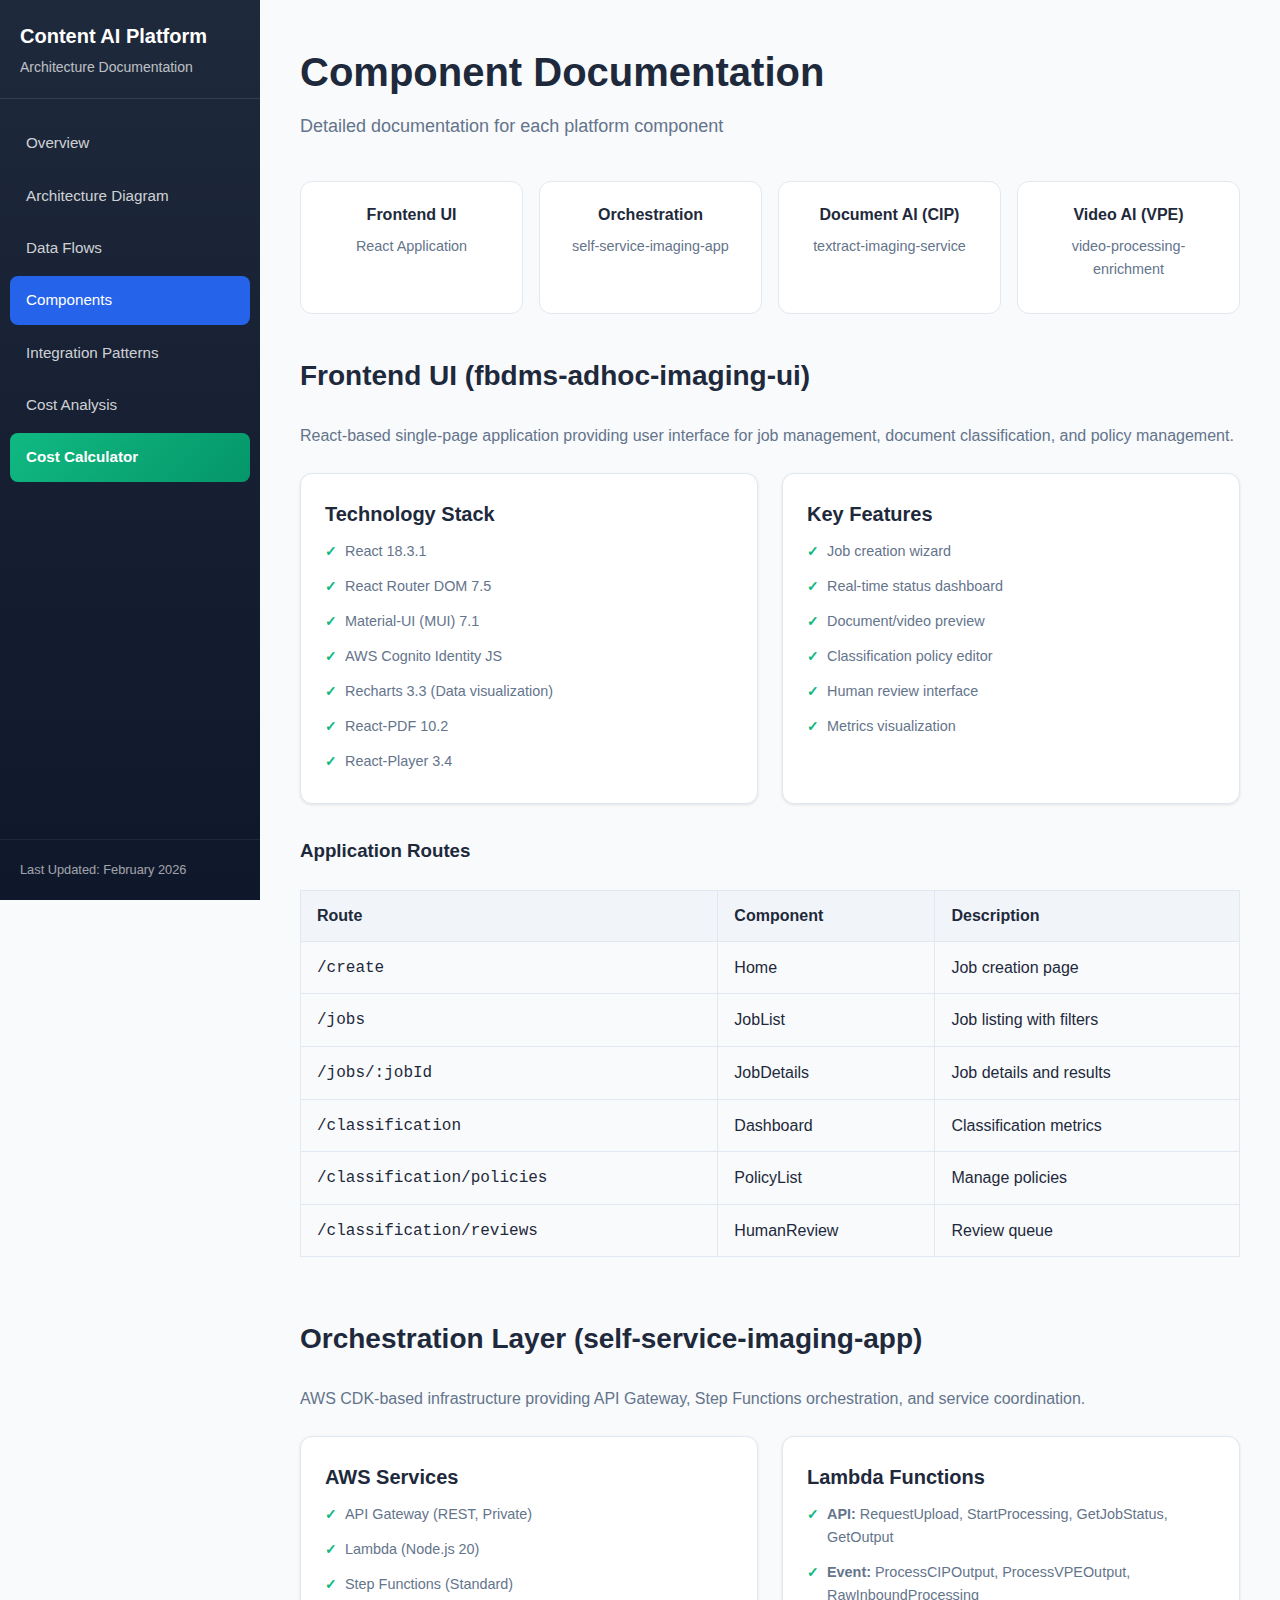
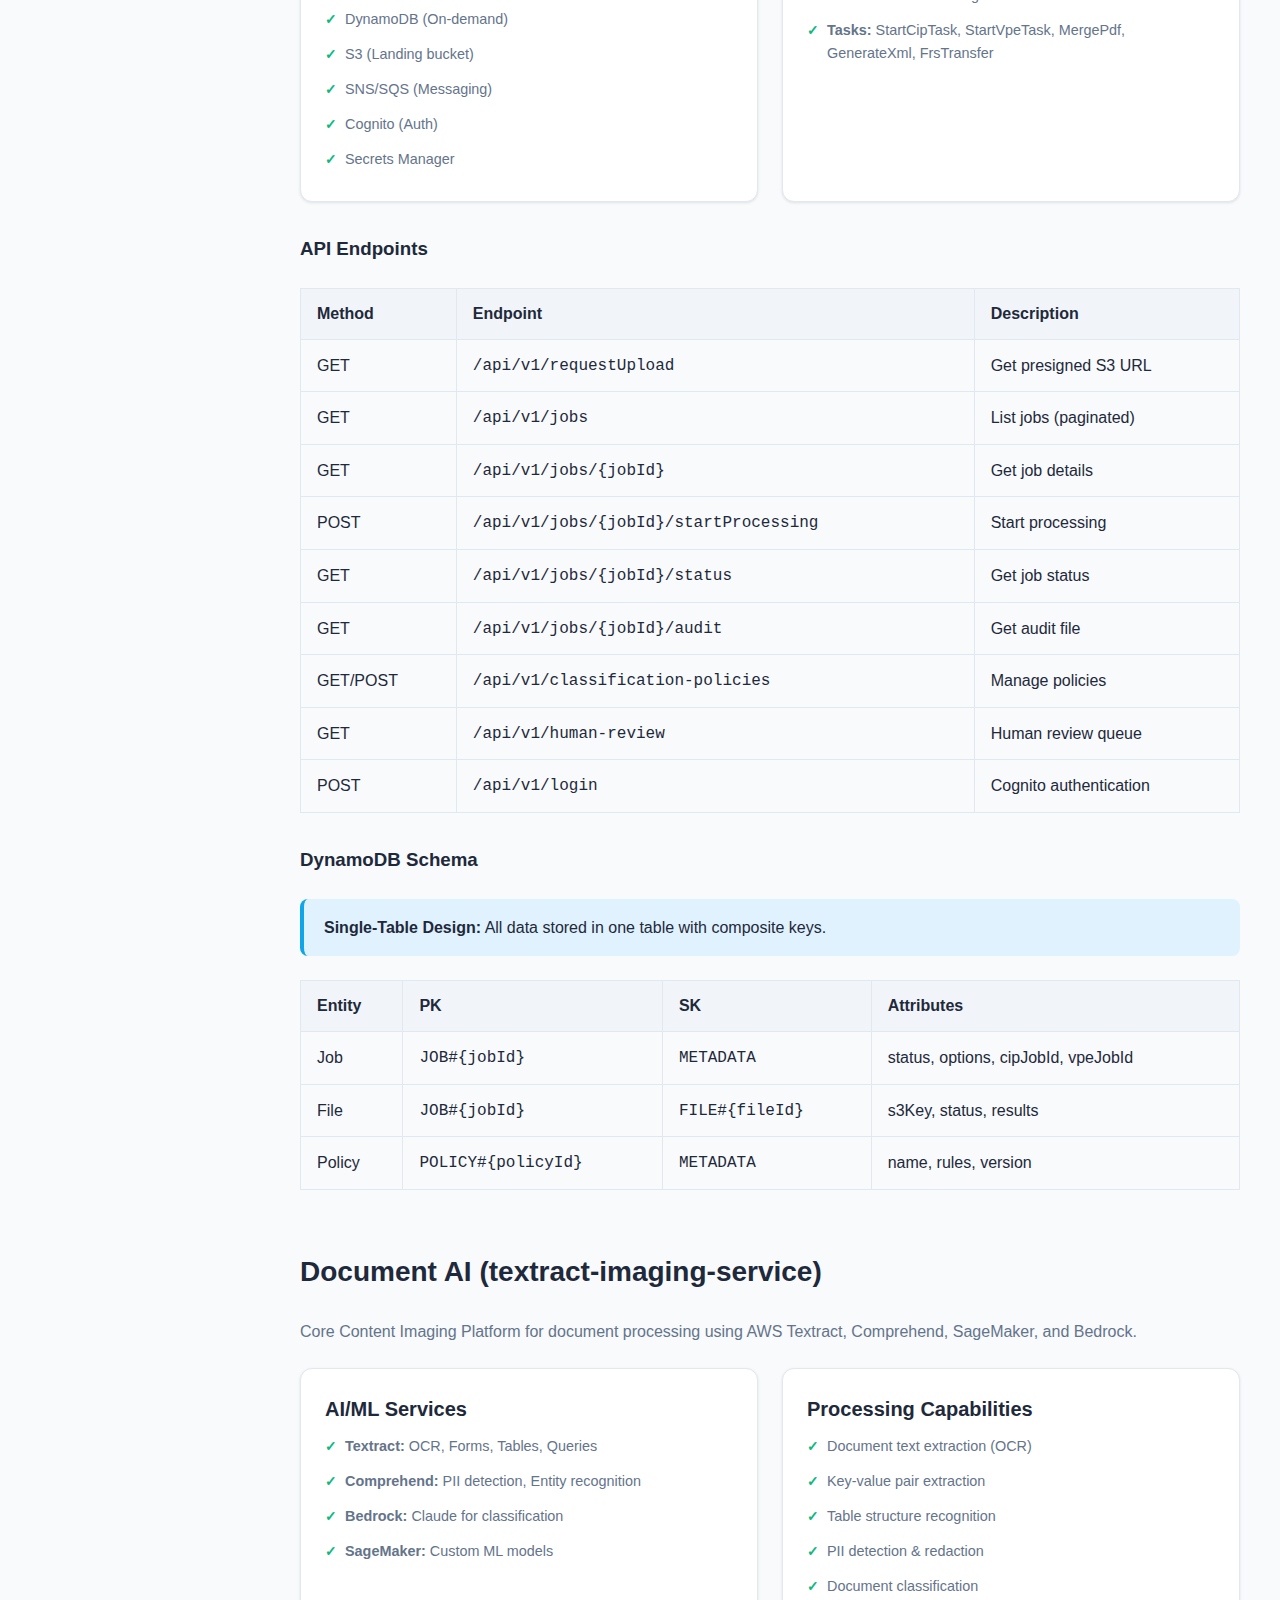
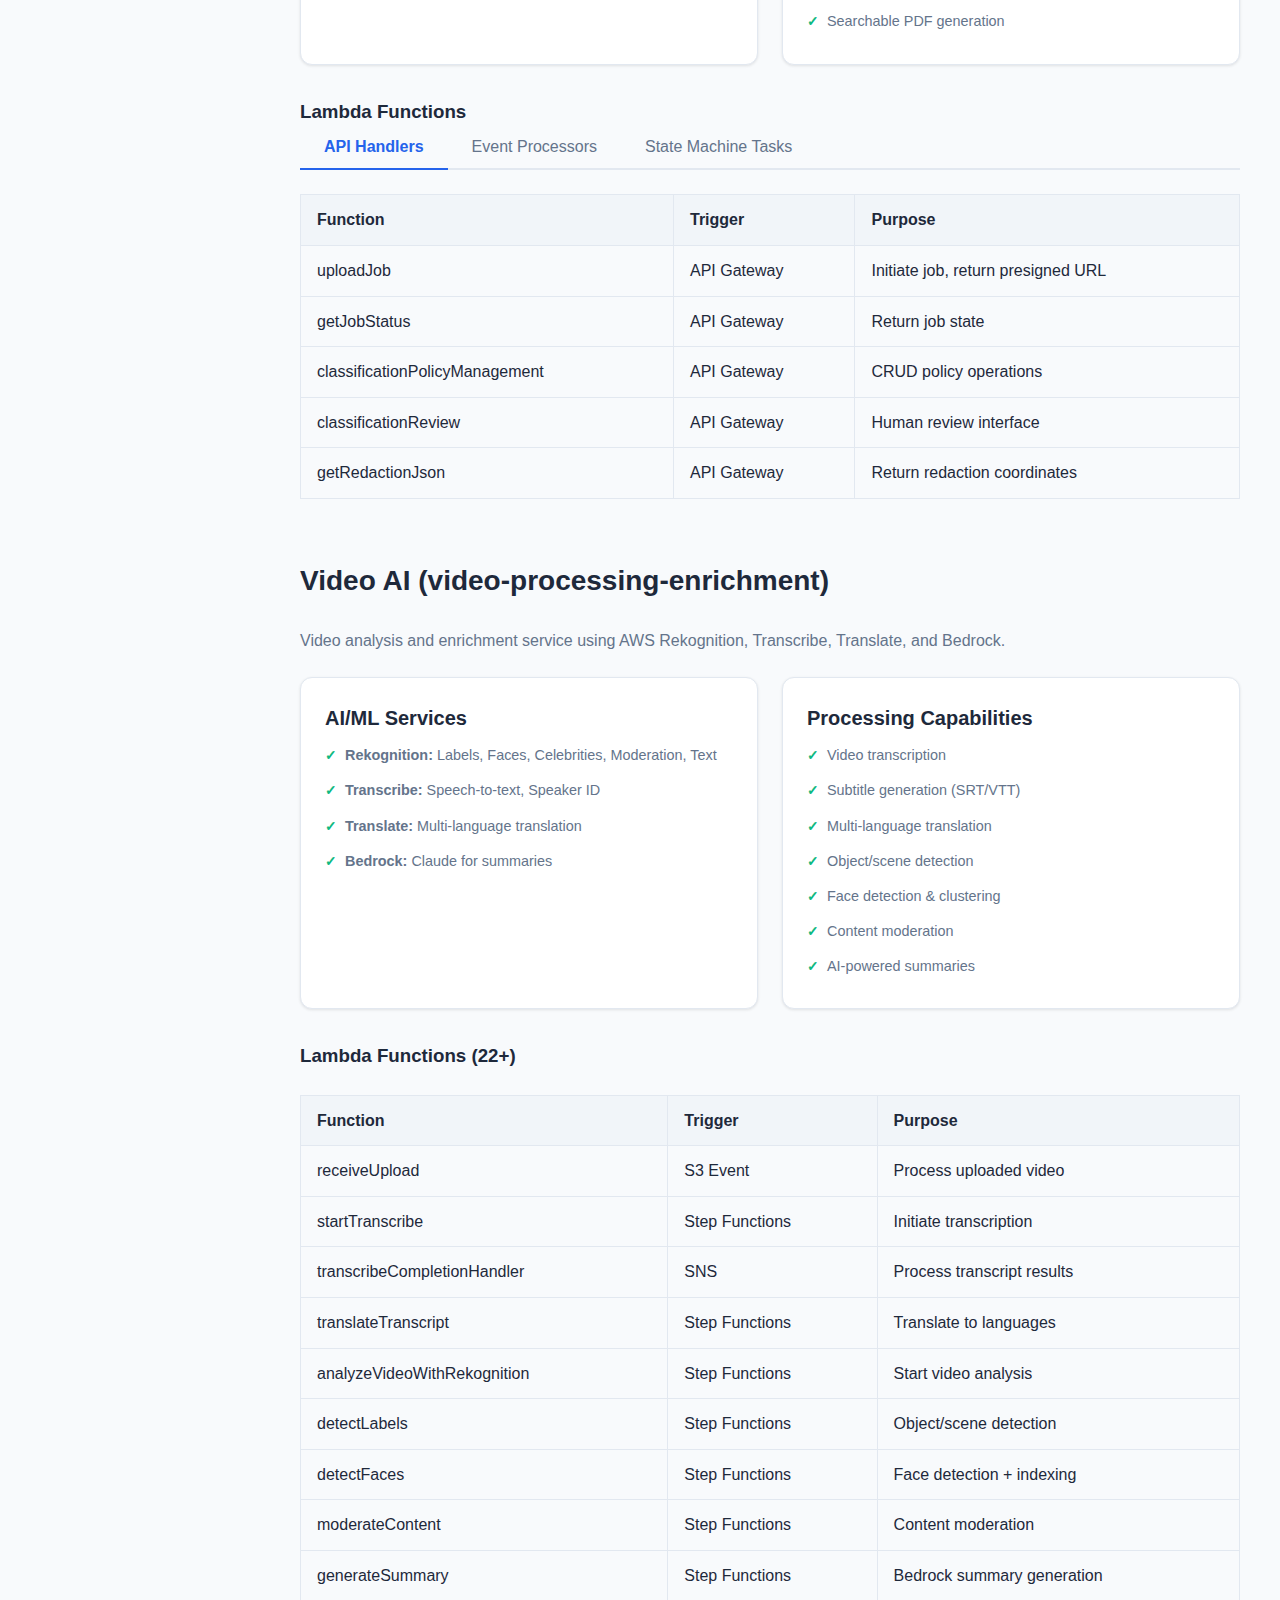
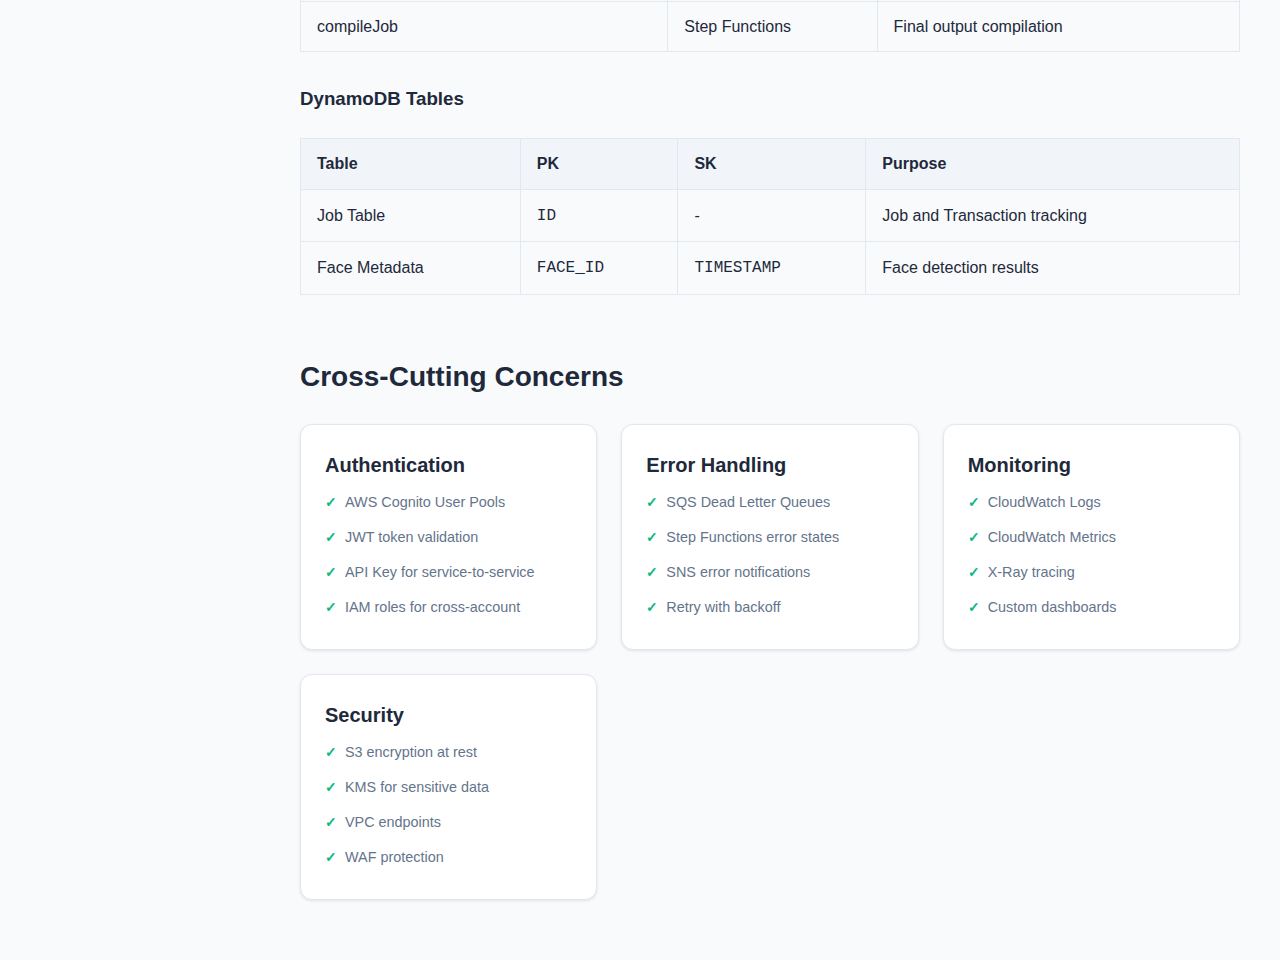
<file: docs/components.html>
<!DOCTYPE html>
<html lang="en">
<head>
    <meta charset="UTF-8">
    <meta name="viewport" content="width=device-width, initial-scale=1.0">
    <title>Components - Content AI Platform</title>
    <link rel="stylesheet" href="styles.css">
</head>
<body>
    <nav class="sidebar">
        <div class="sidebar-header">
            <h2>Content AI Platform</h2>
            <p>Architecture Documentation</p>
        </div>
        <ul class="nav-links">
            <li><a href="index.html">Overview</a></li>
            <li><a href="architecture.html">Architecture Diagram</a></li>
            <li><a href="data-flows.html">Data Flows</a></li>
            <li><a href="components.html" class="active">Components</a></li>
            <li><a href="integration.html">Integration Patterns</a></li>
            <li><a href="cost-analysis.html">Cost Analysis</a></li>
            <li><a href="calculator.html" class="highlight">Cost Calculator</a></li>
        </ul>
        <div class="sidebar-footer">
            <p>Last Updated: February 2026</p>
        </div>
    </nav>

    <main class="content">
        <header class="page-header">
            <h1>Component Documentation</h1>
            <p class="subtitle">Detailed documentation for each platform component</p>
        </header>

        <!-- Component Navigation -->
        <section class="entry-point-cards" style="margin-bottom: 40px;">
            <a href="#frontend" class="entry-card" style="text-decoration: none;">
                <h4>Frontend UI</h4>
                <p>React Application</p>
            </a>
            <a href="#orchestration" class="entry-card" style="text-decoration: none;">
                <h4>Orchestration</h4>
                <p>self-service-imaging-app</p>
            </a>
            <a href="#cip" class="entry-card" style="text-decoration: none;">
                <h4>Document AI (CIP)</h4>
                <p>textract-imaging-service</p>
            </a>
            <a href="#vpe" class="entry-card" style="text-decoration: none;">
                <h4>Video AI (VPE)</h4>
                <p>video-processing-enrichment</p>
            </a>
        </section>

        <!-- Frontend Component -->
        <section id="frontend">
            <h2>Frontend UI (fbdms-adhoc-imaging-ui)</h2>
            <p style="margin-bottom: 24px; color: var(--text-secondary);">
                React-based single-page application providing user interface for job management, document classification, and policy management.
            </p>

            <div class="card-grid">
                <div class="card">
                    <h3>Technology Stack</h3>
                    <ul class="card-features">
                        <li>React 18.3.1</li>
                        <li>React Router DOM 7.5</li>
                        <li>Material-UI (MUI) 7.1</li>
                        <li>AWS Cognito Identity JS</li>
                        <li>Recharts 3.3 (Data visualization)</li>
                        <li>React-PDF 10.2</li>
                        <li>React-Player 3.4</li>
                    </ul>
                </div>

                <div class="card">
                    <h3>Key Features</h3>
                    <ul class="card-features">
                        <li>Job creation wizard</li>
                        <li>Real-time status dashboard</li>
                        <li>Document/video preview</li>
                        <li>Classification policy editor</li>
                        <li>Human review interface</li>
                        <li>Metrics visualization</li>
                    </ul>
                </div>
            </div>

            <h3 style="margin-top: 32px;">Application Routes</h3>
            <table class="content-table">
                <thead>
                    <tr>
                        <th>Route</th>
                        <th>Component</th>
                        <th>Description</th>
                    </tr>
                </thead>
                <tbody>
                    <tr><td><code>/create</code></td><td>Home</td><td>Job creation page</td></tr>
                    <tr><td><code>/jobs</code></td><td>JobList</td><td>Job listing with filters</td></tr>
                    <tr><td><code>/jobs/:jobId</code></td><td>JobDetails</td><td>Job details and results</td></tr>
                    <tr><td><code>/classification</code></td><td>Dashboard</td><td>Classification metrics</td></tr>
                    <tr><td><code>/classification/policies</code></td><td>PolicyList</td><td>Manage policies</td></tr>
                    <tr><td><code>/classification/reviews</code></td><td>HumanReview</td><td>Review queue</td></tr>
                </tbody>
            </table>
        </section>

        <!-- Orchestration Component -->
        <section id="orchestration" style="margin-top: 60px;">
            <h2>Orchestration Layer (self-service-imaging-app)</h2>
            <p style="margin-bottom: 24px; color: var(--text-secondary);">
                AWS CDK-based infrastructure providing API Gateway, Step Functions orchestration, and service coordination.
            </p>

            <div class="card-grid">
                <div class="card">
                    <h3>AWS Services</h3>
                    <ul class="card-features">
                        <li>API Gateway (REST, Private)</li>
                        <li>Lambda (Node.js 20)</li>
                        <li>Step Functions (Standard)</li>
                        <li>DynamoDB (On-demand)</li>
                        <li>S3 (Landing bucket)</li>
                        <li>SNS/SQS (Messaging)</li>
                        <li>Cognito (Auth)</li>
                        <li>Secrets Manager</li>
                    </ul>
                </div>

                <div class="card">
                    <h3>Lambda Functions</h3>
                    <ul class="card-features">
                        <li><strong>API:</strong> RequestUpload, StartProcessing, GetJobStatus, GetOutput</li>
                        <li><strong>Event:</strong> ProcessCIPOutput, ProcessVPEOutput, RawInboundProcessing</li>
                        <li><strong>Tasks:</strong> StartCipTask, StartVpeTask, MergePdf, GenerateXml, FrsTransfer</li>
                    </ul>
                </div>
            </div>

            <h3 style="margin-top: 32px;">API Endpoints</h3>
            <table class="content-table">
                <thead>
                    <tr>
                        <th>Method</th>
                        <th>Endpoint</th>
                        <th>Description</th>
                    </tr>
                </thead>
                <tbody>
                    <tr><td>GET</td><td><code>/api/v1/requestUpload</code></td><td>Get presigned S3 URL</td></tr>
                    <tr><td>GET</td><td><code>/api/v1/jobs</code></td><td>List jobs (paginated)</td></tr>
                    <tr><td>GET</td><td><code>/api/v1/jobs/{jobId}</code></td><td>Get job details</td></tr>
                    <tr><td>POST</td><td><code>/api/v1/jobs/{jobId}/startProcessing</code></td><td>Start processing</td></tr>
                    <tr><td>GET</td><td><code>/api/v1/jobs/{jobId}/status</code></td><td>Get job status</td></tr>
                    <tr><td>GET</td><td><code>/api/v1/jobs/{jobId}/audit</code></td><td>Get audit file</td></tr>
                    <tr><td>GET/POST</td><td><code>/api/v1/classification-policies</code></td><td>Manage policies</td></tr>
                    <tr><td>GET</td><td><code>/api/v1/human-review</code></td><td>Human review queue</td></tr>
                    <tr><td>POST</td><td><code>/api/v1/login</code></td><td>Cognito authentication</td></tr>
                </tbody>
            </table>

            <h3 style="margin-top: 32px;">DynamoDB Schema</h3>
            <div class="alert alert-info">
                <strong>Single-Table Design:</strong> All data stored in one table with composite keys.
            </div>
            <table class="content-table">
                <thead>
                    <tr>
                        <th>Entity</th>
                        <th>PK</th>
                        <th>SK</th>
                        <th>Attributes</th>
                    </tr>
                </thead>
                <tbody>
                    <tr><td>Job</td><td><code>JOB#{jobId}</code></td><td><code>METADATA</code></td><td>status, options, cipJobId, vpeJobId</td></tr>
                    <tr><td>File</td><td><code>JOB#{jobId}</code></td><td><code>FILE#{fileId}</code></td><td>s3Key, status, results</td></tr>
                    <tr><td>Policy</td><td><code>POLICY#{policyId}</code></td><td><code>METADATA</code></td><td>name, rules, version</td></tr>
                </tbody>
            </table>
        </section>

        <!-- CIP Component -->
        <section id="cip" style="margin-top: 60px;">
            <h2>Document AI (textract-imaging-service)</h2>
            <p style="margin-bottom: 24px; color: var(--text-secondary);">
                Core Content Imaging Platform for document processing using AWS Textract, Comprehend, SageMaker, and Bedrock.
            </p>

            <div class="card-grid">
                <div class="card">
                    <h3>AI/ML Services</h3>
                    <ul class="card-features">
                        <li><strong>Textract:</strong> OCR, Forms, Tables, Queries</li>
                        <li><strong>Comprehend:</strong> PII detection, Entity recognition</li>
                        <li><strong>Bedrock:</strong> Claude for classification</li>
                        <li><strong>SageMaker:</strong> Custom ML models</li>
                    </ul>
                </div>

                <div class="card">
                    <h3>Processing Capabilities</h3>
                    <ul class="card-features">
                        <li>Document text extraction (OCR)</li>
                        <li>Key-value pair extraction</li>
                        <li>Table structure recognition</li>
                        <li>PII detection & redaction</li>
                        <li>Document classification</li>
                        <li>Searchable PDF generation</li>
                    </ul>
                </div>
            </div>

            <h3 style="margin-top: 32px;">Lambda Functions</h3>
            <div class="tabs">
                <button class="tab active" onclick="showTab('cip-api')">API Handlers</button>
                <button class="tab" onclick="showTab('cip-event')">Event Processors</button>
                <button class="tab" onclick="showTab('cip-tasks')">State Machine Tasks</button>
            </div>

            <div id="cip-api" class="tab-content active">
                <table class="content-table">
                    <thead><tr><th>Function</th><th>Trigger</th><th>Purpose</th></tr></thead>
                    <tbody>
                        <tr><td>uploadJob</td><td>API Gateway</td><td>Initiate job, return presigned URL</td></tr>
                        <tr><td>getJobStatus</td><td>API Gateway</td><td>Return job state</td></tr>
                        <tr><td>classificationPolicyManagement</td><td>API Gateway</td><td>CRUD policy operations</td></tr>
                        <tr><td>classificationReview</td><td>API Gateway</td><td>Human review interface</td></tr>
                        <tr><td>getRedactionJson</td><td>API Gateway</td><td>Return redaction coordinates</td></tr>
                    </tbody>
                </table>
            </div>

            <div id="cip-event" class="tab-content">
                <table class="content-table">
                    <thead><tr><th>Function</th><th>Trigger</th><th>Purpose</th></tr></thead>
                    <tbody>
                        <tr><td>startTextract</td><td>SQS</td><td>Submit documents to Textract</td></tr>
                        <tr><td>decompress</td><td>S3 Event</td><td>Extract ZIP archives</td></tr>
                        <tr><td>forwardJob</td><td>SQS</td><td>Route to processing</td></tr>
                        <tr><td>resumeStepFunctions</td><td>SQS</td><td>Resume after async ops</td></tr>
                        <tr><td>knowledgeBaseUpdate</td><td>DDB Stream</td><td>Update KB with results</td></tr>
                    </tbody>
                </table>
            </div>

            <div id="cip-tasks" class="tab-content">
                <table class="content-table">
                    <thead><tr><th>Function</th><th>Purpose</th></tr></thead>
                    <tbody>
                        <tr><td>classifyDocument</td><td>Apply classification rules</td></tr>
                        <tr><td>redactFromComprehendOutput</td><td>Apply PII redaction</td></tr>
                        <tr><td>sagemakerClassifyDocument</td><td>ML inference</td></tr>
                        <tr><td>compileJsonFiles</td><td>Aggregate results</td></tr>
                        <tr><td>triggerSagemakerTraining</td><td>Start model training</td></tr>
                    </tbody>
                </table>
            </div>
        </section>

        <!-- VPE Component -->
        <section id="vpe" style="margin-top: 60px;">
            <h2>Video AI (video-processing-enrichment)</h2>
            <p style="margin-bottom: 24px; color: var(--text-secondary);">
                Video analysis and enrichment service using AWS Rekognition, Transcribe, Translate, and Bedrock.
            </p>

            <div class="card-grid">
                <div class="card">
                    <h3>AI/ML Services</h3>
                    <ul class="card-features">
                        <li><strong>Rekognition:</strong> Labels, Faces, Celebrities, Moderation, Text</li>
                        <li><strong>Transcribe:</strong> Speech-to-text, Speaker ID</li>
                        <li><strong>Translate:</strong> Multi-language translation</li>
                        <li><strong>Bedrock:</strong> Claude for summaries</li>
                    </ul>
                </div>

                <div class="card">
                    <h3>Processing Capabilities</h3>
                    <ul class="card-features">
                        <li>Video transcription</li>
                        <li>Subtitle generation (SRT/VTT)</li>
                        <li>Multi-language translation</li>
                        <li>Object/scene detection</li>
                        <li>Face detection & clustering</li>
                        <li>Content moderation</li>
                        <li>AI-powered summaries</li>
                    </ul>
                </div>
            </div>

            <h3 style="margin-top: 32px;">Lambda Functions (22+)</h3>
            <table class="content-table">
                <thead><tr><th>Function</th><th>Trigger</th><th>Purpose</th></tr></thead>
                <tbody>
                    <tr><td>receiveUpload</td><td>S3 Event</td><td>Process uploaded video</td></tr>
                    <tr><td>startTranscribe</td><td>Step Functions</td><td>Initiate transcription</td></tr>
                    <tr><td>transcribeCompletionHandler</td><td>SNS</td><td>Process transcript results</td></tr>
                    <tr><td>translateTranscript</td><td>Step Functions</td><td>Translate to languages</td></tr>
                    <tr><td>analyzeVideoWithRekognition</td><td>Step Functions</td><td>Start video analysis</td></tr>
                    <tr><td>detectLabels</td><td>Step Functions</td><td>Object/scene detection</td></tr>
                    <tr><td>detectFaces</td><td>Step Functions</td><td>Face detection + indexing</td></tr>
                    <tr><td>moderateContent</td><td>Step Functions</td><td>Content moderation</td></tr>
                    <tr><td>generateSummary</td><td>Step Functions</td><td>Bedrock summary generation</td></tr>
                    <tr><td>compileJob</td><td>Step Functions</td><td>Final output compilation</td></tr>
                </tbody>
            </table>

            <h3 style="margin-top: 32px;">DynamoDB Tables</h3>
            <table class="content-table">
                <thead><tr><th>Table</th><th>PK</th><th>SK</th><th>Purpose</th></tr></thead>
                <tbody>
                    <tr><td>Job Table</td><td><code>ID</code></td><td>-</td><td>Job and Transaction tracking</td></tr>
                    <tr><td>Face Metadata</td><td><code>FACE_ID</code></td><td><code>TIMESTAMP</code></td><td>Face detection results</td></tr>
                </tbody>
            </table>
        </section>

        <!-- Cross-Cutting -->
        <section style="margin-top: 60px;">
            <h2>Cross-Cutting Concerns</h2>

            <div class="card-grid">
                <div class="card">
                    <h3>Authentication</h3>
                    <ul class="card-features">
                        <li>AWS Cognito User Pools</li>
                        <li>JWT token validation</li>
                        <li>API Key for service-to-service</li>
                        <li>IAM roles for cross-account</li>
                    </ul>
                </div>

                <div class="card">
                    <h3>Error Handling</h3>
                    <ul class="card-features">
                        <li>SQS Dead Letter Queues</li>
                        <li>Step Functions error states</li>
                        <li>SNS error notifications</li>
                        <li>Retry with backoff</li>
                    </ul>
                </div>

                <div class="card">
                    <h3>Monitoring</h3>
                    <ul class="card-features">
                        <li>CloudWatch Logs</li>
                        <li>CloudWatch Metrics</li>
                        <li>X-Ray tracing</li>
                        <li>Custom dashboards</li>
                    </ul>
                </div>

                <div class="card">
                    <h3>Security</h3>
                    <ul class="card-features">
                        <li>S3 encryption at rest</li>
                        <li>KMS for sensitive data</li>
                        <li>VPC endpoints</li>
                        <li>WAF protection</li>
                    </ul>
                </div>
            </div>
        </section>
    </main>

    <script>
        function showTab(tabId) {
            document.querySelectorAll('.tab-content').forEach(tab => {
                tab.classList.remove('active');
            });
            document.querySelectorAll('.tab').forEach(btn => {
                btn.classList.remove('active');
            });

            document.getElementById(tabId).classList.add('active');
            event.target.classList.add('active');
        }
    </script>
</body>
</html>
</file>
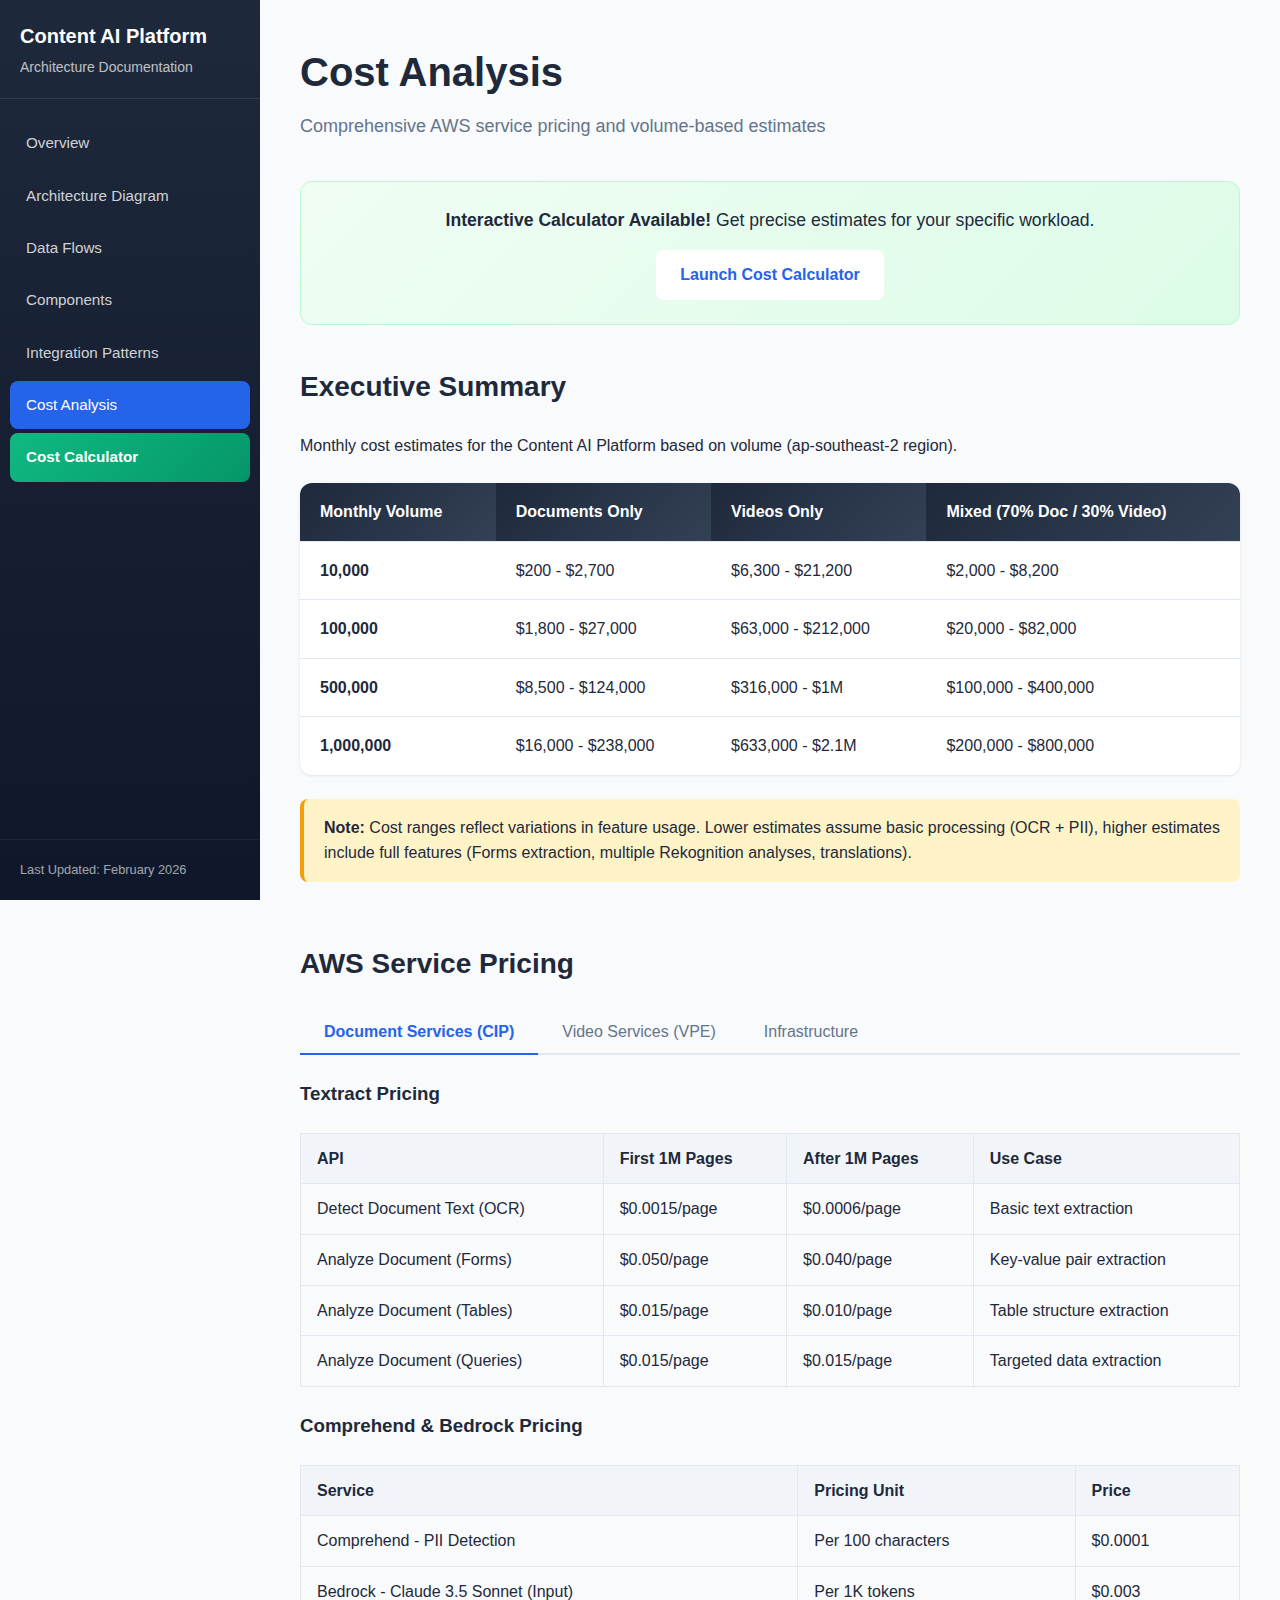
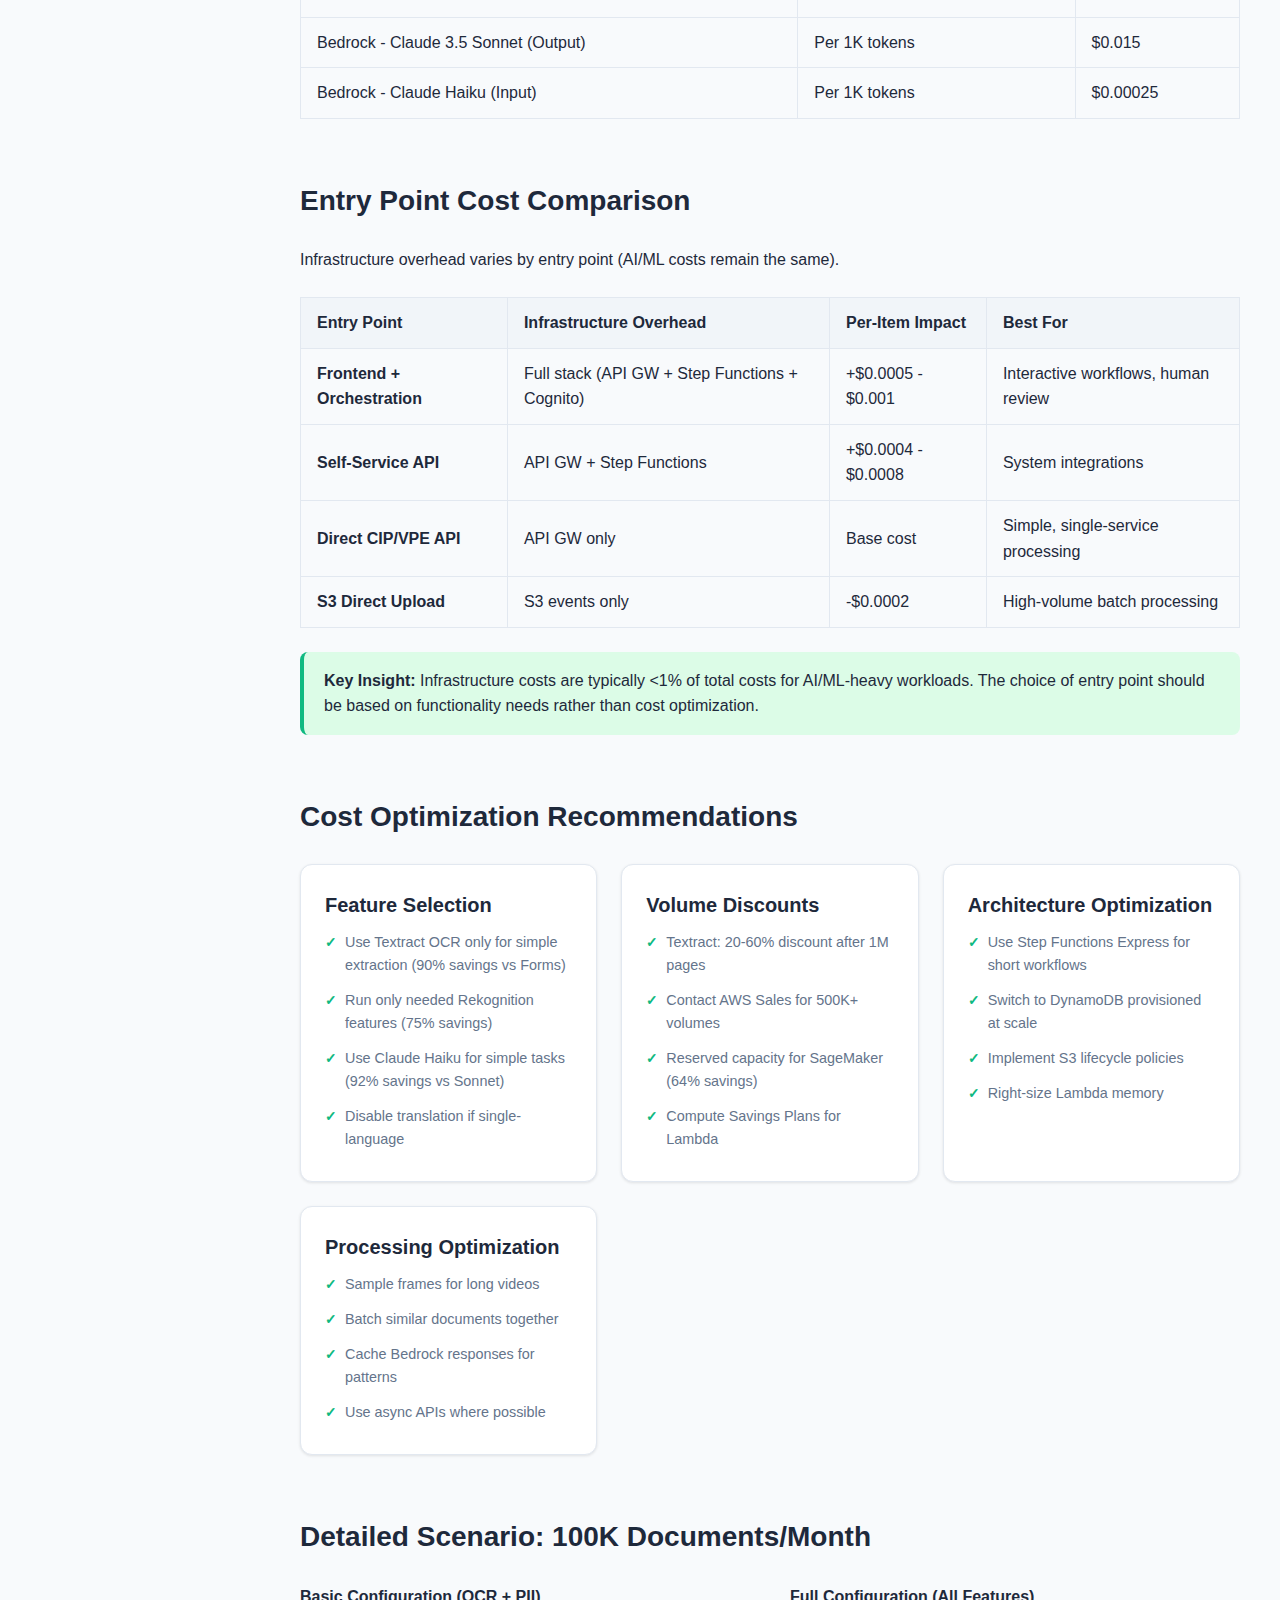
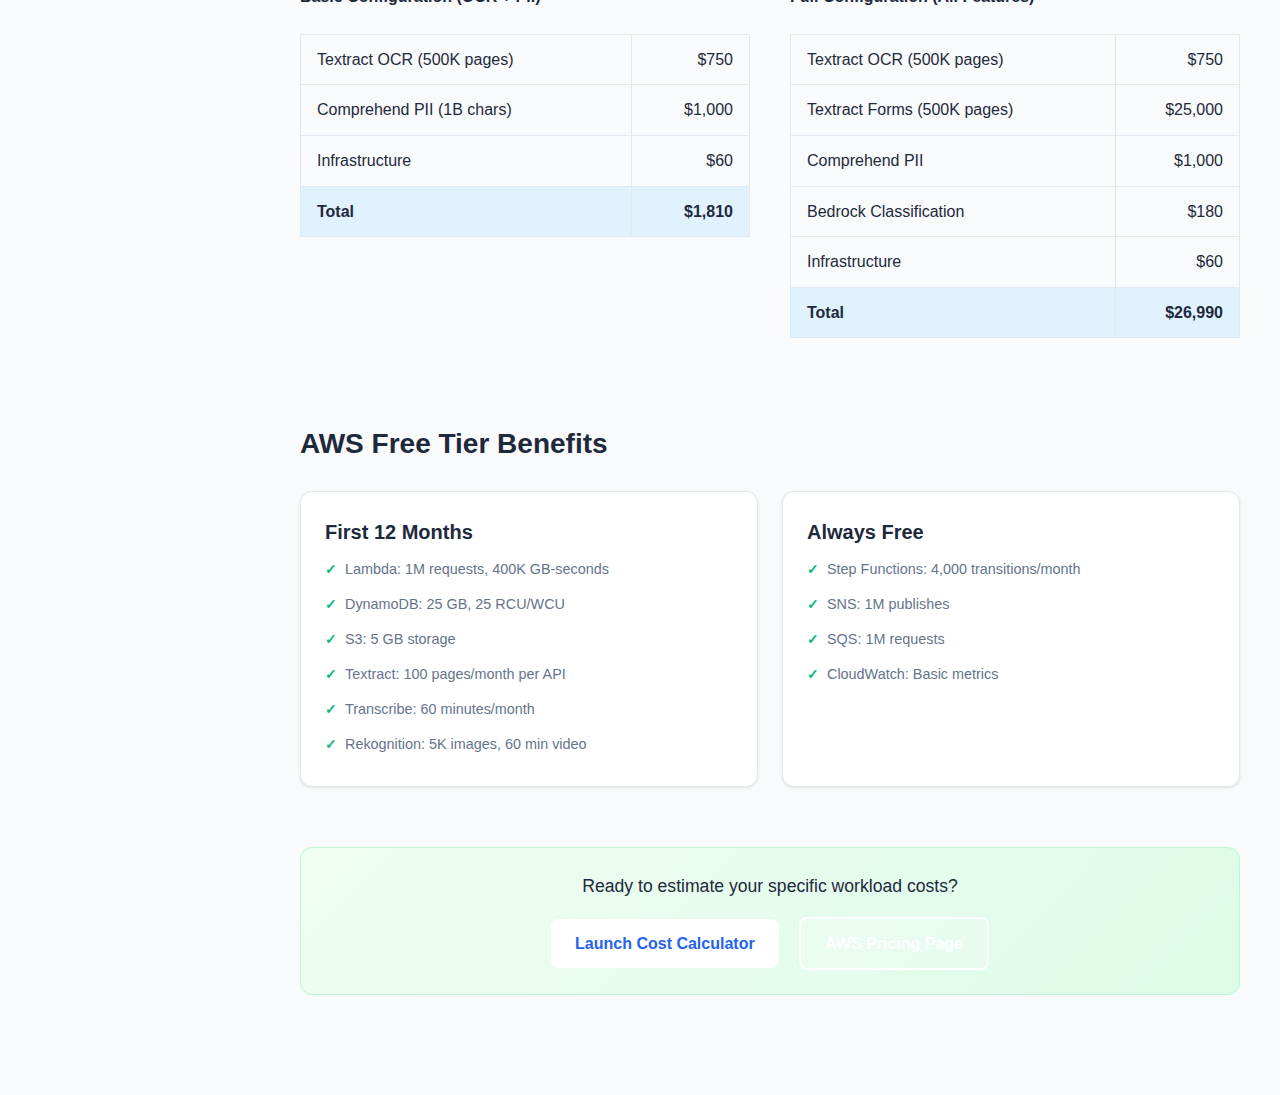
<file: docs/cost-analysis.html>
<!DOCTYPE html>
<html lang="en">
<head>
    <meta charset="UTF-8">
    <meta name="viewport" content="width=device-width, initial-scale=1.0">
    <title>Cost Analysis - Content AI Platform</title>
    <link rel="stylesheet" href="styles.css">
</head>
<body>
    <nav class="sidebar">
        <div class="sidebar-header">
            <h2>Content AI Platform</h2>
            <p>Architecture Documentation</p>
        </div>
        <ul class="nav-links">
            <li><a href="index.html">Overview</a></li>
            <li><a href="architecture.html">Architecture Diagram</a></li>
            <li><a href="data-flows.html">Data Flows</a></li>
            <li><a href="components.html">Components</a></li>
            <li><a href="integration.html">Integration Patterns</a></li>
            <li><a href="cost-analysis.html" class="active">Cost Analysis</a></li>
            <li><a href="calculator.html" class="highlight">Cost Calculator</a></li>
        </ul>
        <div class="sidebar-footer">
            <p>Last Updated: February 2026</p>
        </div>
    </nav>

    <main class="content">
        <header class="page-header">
            <h1>Cost Analysis</h1>
            <p class="subtitle">Comprehensive AWS service pricing and volume-based estimates</p>
        </header>

        <div class="cta-box" style="margin-bottom: 40px;">
            <p><strong>Interactive Calculator Available!</strong> Get precise estimates for your specific workload.</p>
            <a href="calculator.html" class="btn btn-primary">Launch Cost Calculator</a>
        </div>

        <!-- Executive Summary -->
        <section>
            <h2>Executive Summary</h2>
            <p style="margin-bottom: 24px;">Monthly cost estimates for the Content AI Platform based on volume (ap-southeast-2 region).</p>

            <table class="cost-table">
                <thead>
                    <tr>
                        <th>Monthly Volume</th>
                        <th>Documents Only</th>
                        <th>Videos Only</th>
                        <th>Mixed (70% Doc / 30% Video)</th>
                    </tr>
                </thead>
                <tbody>
                    <tr>
                        <td><strong>10,000</strong></td>
                        <td>$200 - $2,700</td>
                        <td>$6,300 - $21,200</td>
                        <td>$2,000 - $8,200</td>
                    </tr>
                    <tr>
                        <td><strong>100,000</strong></td>
                        <td>$1,800 - $27,000</td>
                        <td>$63,000 - $212,000</td>
                        <td>$20,000 - $82,000</td>
                    </tr>
                    <tr>
                        <td><strong>500,000</strong></td>
                        <td>$8,500 - $124,000</td>
                        <td>$316,000 - $1M</td>
                        <td>$100,000 - $400,000</td>
                    </tr>
                    <tr>
                        <td><strong>1,000,000</strong></td>
                        <td>$16,000 - $238,000</td>
                        <td>$633,000 - $2.1M</td>
                        <td>$200,000 - $800,000</td>
                    </tr>
                </tbody>
            </table>

            <div class="alert alert-warning" style="margin-top: 24px;">
                <strong>Note:</strong> Cost ranges reflect variations in feature usage. Lower estimates assume basic processing (OCR + PII),
                higher estimates include full features (Forms extraction, multiple Rekognition analyses, translations).
            </div>
        </section>

        <!-- Service Pricing -->
        <section>
            <h2>AWS Service Pricing</h2>

            <div class="tabs">
                <button class="tab active" onclick="showTab('cip-services')">Document Services (CIP)</button>
                <button class="tab" onclick="showTab('vpe-services')">Video Services (VPE)</button>
                <button class="tab" onclick="showTab('infra-services')">Infrastructure</button>
            </div>

            <div id="cip-services" class="tab-content active">
                <h3 style="margin: 24px 0 16px;">Textract Pricing</h3>
                <table class="content-table">
                    <thead>
                        <tr>
                            <th>API</th>
                            <th>First 1M Pages</th>
                            <th>After 1M Pages</th>
                            <th>Use Case</th>
                        </tr>
                    </thead>
                    <tbody>
                        <tr>
                            <td>Detect Document Text (OCR)</td>
                            <td>$0.0015/page</td>
                            <td>$0.0006/page</td>
                            <td>Basic text extraction</td>
                        </tr>
                        <tr>
                            <td>Analyze Document (Forms)</td>
                            <td>$0.050/page</td>
                            <td>$0.040/page</td>
                            <td>Key-value pair extraction</td>
                        </tr>
                        <tr>
                            <td>Analyze Document (Tables)</td>
                            <td>$0.015/page</td>
                            <td>$0.010/page</td>
                            <td>Table structure extraction</td>
                        </tr>
                        <tr>
                            <td>Analyze Document (Queries)</td>
                            <td>$0.015/page</td>
                            <td>$0.015/page</td>
                            <td>Targeted data extraction</td>
                        </tr>
                    </tbody>
                </table>

                <h3 style="margin: 24px 0 16px;">Comprehend & Bedrock Pricing</h3>
                <table class="content-table">
                    <thead>
                        <tr>
                            <th>Service</th>
                            <th>Pricing Unit</th>
                            <th>Price</th>
                        </tr>
                    </thead>
                    <tbody>
                        <tr>
                            <td>Comprehend - PII Detection</td>
                            <td>Per 100 characters</td>
                            <td>$0.0001</td>
                        </tr>
                        <tr>
                            <td>Bedrock - Claude 3.5 Sonnet (Input)</td>
                            <td>Per 1K tokens</td>
                            <td>$0.003</td>
                        </tr>
                        <tr>
                            <td>Bedrock - Claude 3.5 Sonnet (Output)</td>
                            <td>Per 1K tokens</td>
                            <td>$0.015</td>
                        </tr>
                        <tr>
                            <td>Bedrock - Claude Haiku (Input)</td>
                            <td>Per 1K tokens</td>
                            <td>$0.00025</td>
                        </tr>
                    </tbody>
                </table>
            </div>

            <div id="vpe-services" class="tab-content">
                <h3 style="margin: 24px 0 16px;">Rekognition Video Pricing</h3>
                <table class="content-table">
                    <thead>
                        <tr>
                            <th>Feature</th>
                            <th>Price per Minute</th>
                            <th>Notes</th>
                        </tr>
                    </thead>
                    <tbody>
                        <tr>
                            <td>Label Detection</td>
                            <td>$0.10</td>
                            <td>Objects, scenes, activities</td>
                        </tr>
                        <tr>
                            <td>Face Detection</td>
                            <td>$0.10</td>
                            <td>Face attributes, indexing</td>
                        </tr>
                        <tr>
                            <td>Celebrity Recognition</td>
                            <td>$0.10</td>
                            <td>Celebrity identification</td>
                        </tr>
                        <tr>
                            <td>Content Moderation</td>
                            <td>$0.10</td>
                            <td>Inappropriate content</td>
                        </tr>
                        <tr>
                            <td>Text Detection</td>
                            <td>$0.10</td>
                            <td>OCR in video</td>
                        </tr>
                    </tbody>
                </table>
                <div class="alert alert-info" style="margin-top: 16px;">
                    Each feature is charged separately. Running 3 features on a 5-minute video = 15 billed minutes.
                </div>

                <h3 style="margin: 24px 0 16px;">Transcribe & Translate Pricing</h3>
                <table class="content-table">
                    <thead>
                        <tr>
                            <th>Service</th>
                            <th>Pricing Unit</th>
                            <th>Price</th>
                        </tr>
                    </thead>
                    <tbody>
                        <tr>
                            <td>Transcribe - Standard</td>
                            <td>Per minute</td>
                            <td>$0.024</td>
                        </tr>
                        <tr>
                            <td>Transcribe - Call Analytics</td>
                            <td>Per minute</td>
                            <td>$0.075</td>
                        </tr>
                        <tr>
                            <td>Translate - Standard</td>
                            <td>Per million characters</td>
                            <td>$15.00</td>
                        </tr>
                        <tr>
                            <td>Translate - Active Custom</td>
                            <td>Per million characters</td>
                            <td>$60.00</td>
                        </tr>
                    </tbody>
                </table>
            </div>

            <div id="infra-services" class="tab-content">
                <h3 style="margin: 24px 0 16px;">Infrastructure Pricing</h3>
                <table class="content-table">
                    <thead>
                        <tr>
                            <th>Service</th>
                            <th>Pricing Unit</th>
                            <th>Price</th>
                        </tr>
                    </thead>
                    <tbody>
                        <tr>
                            <td>Lambda - Requests</td>
                            <td>Per 1M requests</td>
                            <td>$0.20</td>
                        </tr>
                        <tr>
                            <td>Lambda - Compute</td>
                            <td>Per GB-second</td>
                            <td>$0.0000166667</td>
                        </tr>
                        <tr>
                            <td>Step Functions - Standard</td>
                            <td>Per 1K state transitions</td>
                            <td>$0.025</td>
                        </tr>
                        <tr>
                            <td>Step Functions - Express</td>
                            <td>Per 1M requests</td>
                            <td>$1.00</td>
                        </tr>
                        <tr>
                            <td>API Gateway - REST</td>
                            <td>Per 1M requests</td>
                            <td>$3.50</td>
                        </tr>
                        <tr>
                            <td>DynamoDB - Write (On-demand)</td>
                            <td>Per 1M write units</td>
                            <td>$1.25</td>
                        </tr>
                        <tr>
                            <td>DynamoDB - Read (On-demand)</td>
                            <td>Per 1M read units</td>
                            <td>$0.25</td>
                        </tr>
                        <tr>
                            <td>S3 - Standard Storage</td>
                            <td>Per GB/month</td>
                            <td>$0.023</td>
                        </tr>
                        <tr>
                            <td>S3 - PUT Requests</td>
                            <td>Per 1K requests</td>
                            <td>$0.005</td>
                        </tr>
                        <tr>
                            <td>SNS - Publishes</td>
                            <td>Per 1M messages</td>
                            <td>$0.50</td>
                        </tr>
                        <tr>
                            <td>SQS - Requests</td>
                            <td>Per 1M requests</td>
                            <td>$0.40</td>
                        </tr>
                    </tbody>
                </table>
            </div>
        </section>

        <!-- Entry Point Comparison -->
        <section>
            <h2>Entry Point Cost Comparison</h2>
            <p style="margin-bottom: 24px;">Infrastructure overhead varies by entry point (AI/ML costs remain the same).</p>

            <table class="content-table">
                <thead>
                    <tr>
                        <th>Entry Point</th>
                        <th>Infrastructure Overhead</th>
                        <th>Per-Item Impact</th>
                        <th>Best For</th>
                    </tr>
                </thead>
                <tbody>
                    <tr>
                        <td><strong>Frontend + Orchestration</strong></td>
                        <td>Full stack (API GW + Step Functions + Cognito)</td>
                        <td>+$0.0005 - $0.001</td>
                        <td>Interactive workflows, human review</td>
                    </tr>
                    <tr>
                        <td><strong>Self-Service API</strong></td>
                        <td>API GW + Step Functions</td>
                        <td>+$0.0004 - $0.0008</td>
                        <td>System integrations</td>
                    </tr>
                    <tr>
                        <td><strong>Direct CIP/VPE API</strong></td>
                        <td>API GW only</td>
                        <td>Base cost</td>
                        <td>Simple, single-service processing</td>
                    </tr>
                    <tr>
                        <td><strong>S3 Direct Upload</strong></td>
                        <td>S3 events only</td>
                        <td>-$0.0002</td>
                        <td>High-volume batch processing</td>
                    </tr>
                </tbody>
            </table>

            <div class="alert alert-success" style="margin-top: 24px;">
                <strong>Key Insight:</strong> Infrastructure costs are typically &lt;1% of total costs for AI/ML-heavy workloads.
                The choice of entry point should be based on functionality needs rather than cost optimization.
            </div>
        </section>

        <!-- Cost Optimization -->
        <section>
            <h2>Cost Optimization Recommendations</h2>

            <div class="card-grid">
                <div class="card">
                    <h3>Feature Selection</h3>
                    <ul class="card-features">
                        <li>Use Textract OCR only for simple extraction (90% savings vs Forms)</li>
                        <li>Run only needed Rekognition features (75% savings)</li>
                        <li>Use Claude Haiku for simple tasks (92% savings vs Sonnet)</li>
                        <li>Disable translation if single-language</li>
                    </ul>
                </div>

                <div class="card">
                    <h3>Volume Discounts</h3>
                    <ul class="card-features">
                        <li>Textract: 20-60% discount after 1M pages</li>
                        <li>Contact AWS Sales for 500K+ volumes</li>
                        <li>Reserved capacity for SageMaker (64% savings)</li>
                        <li>Compute Savings Plans for Lambda</li>
                    </ul>
                </div>

                <div class="card">
                    <h3>Architecture Optimization</h3>
                    <ul class="card-features">
                        <li>Use Step Functions Express for short workflows</li>
                        <li>Switch to DynamoDB provisioned at scale</li>
                        <li>Implement S3 lifecycle policies</li>
                        <li>Right-size Lambda memory</li>
                    </ul>
                </div>

                <div class="card">
                    <h3>Processing Optimization</h3>
                    <ul class="card-features">
                        <li>Sample frames for long videos</li>
                        <li>Batch similar documents together</li>
                        <li>Cache Bedrock responses for patterns</li>
                        <li>Use async APIs where possible</li>
                    </ul>
                </div>
            </div>
        </section>

        <!-- Detailed Scenarios -->
        <section>
            <h2>Detailed Scenario: 100K Documents/Month</h2>

            <div class="calculator-grid" style="margin-top: 24px;">
                <div>
                    <h4>Basic Configuration (OCR + PII)</h4>
                    <table class="content-table">
                        <tbody>
                            <tr>
                                <td>Textract OCR (500K pages)</td>
                                <td style="text-align: right;">$750</td>
                            </tr>
                            <tr>
                                <td>Comprehend PII (1B chars)</td>
                                <td style="text-align: right;">$1,000</td>
                            </tr>
                            <tr>
                                <td>Infrastructure</td>
                                <td style="text-align: right;">$60</td>
                            </tr>
                            <tr style="background: #e0f2fe;">
                                <td><strong>Total</strong></td>
                                <td style="text-align: right;"><strong>$1,810</strong></td>
                            </tr>
                        </tbody>
                    </table>
                </div>

                <div>
                    <h4>Full Configuration (All Features)</h4>
                    <table class="content-table">
                        <tbody>
                            <tr>
                                <td>Textract OCR (500K pages)</td>
                                <td style="text-align: right;">$750</td>
                            </tr>
                            <tr>
                                <td>Textract Forms (500K pages)</td>
                                <td style="text-align: right;">$25,000</td>
                            </tr>
                            <tr>
                                <td>Comprehend PII</td>
                                <td style="text-align: right;">$1,000</td>
                            </tr>
                            <tr>
                                <td>Bedrock Classification</td>
                                <td style="text-align: right;">$180</td>
                            </tr>
                            <tr>
                                <td>Infrastructure</td>
                                <td style="text-align: right;">$60</td>
                            </tr>
                            <tr style="background: #e0f2fe;">
                                <td><strong>Total</strong></td>
                                <td style="text-align: right;"><strong>$26,990</strong></td>
                            </tr>
                        </tbody>
                    </table>
                </div>
            </div>
        </section>

        <!-- Free Tier -->
        <section>
            <h2>AWS Free Tier Benefits</h2>

            <div class="card-grid">
                <div class="card">
                    <h3>First 12 Months</h3>
                    <ul class="card-features">
                        <li>Lambda: 1M requests, 400K GB-seconds</li>
                        <li>DynamoDB: 25 GB, 25 RCU/WCU</li>
                        <li>S3: 5 GB storage</li>
                        <li>Textract: 100 pages/month per API</li>
                        <li>Transcribe: 60 minutes/month</li>
                        <li>Rekognition: 5K images, 60 min video</li>
                    </ul>
                </div>

                <div class="card">
                    <h3>Always Free</h3>
                    <ul class="card-features">
                        <li>Step Functions: 4,000 transitions/month</li>
                        <li>SNS: 1M publishes</li>
                        <li>SQS: 1M requests</li>
                        <li>CloudWatch: Basic metrics</li>
                    </ul>
                </div>
            </div>
        </section>

        <!-- CTA -->
        <section class="cta-box" style="margin-top: 40px;">
            <p>Ready to estimate your specific workload costs?</p>
            <a href="calculator.html" class="btn btn-primary" style="margin-right: 16px;">Launch Cost Calculator</a>
            <a href="https://aws.amazon.com/pricing/" class="btn btn-secondary" target="_blank">AWS Pricing Page</a>
        </section>
    </main>

    <script>
        function showTab(tabId) {
            document.querySelectorAll('.tab-content').forEach(tab => {
                tab.classList.remove('active');
            });
            document.querySelectorAll('.tab').forEach(btn => {
                btn.classList.remove('active');
            });

            document.getElementById(tabId).classList.add('active');
            event.target.classList.add('active');
        }
    </script>
</body>
</html>
</file>
<file: docs/styles.css>
/* Content AI Platform - Documentation Styles */

:root {
    --primary-color: #2563eb;
    --primary-dark: #1d4ed8;
    --secondary-color: #64748b;
    --success-color: #10b981;
    --warning-color: #f59e0b;
    --danger-color: #ef4444;
    --background: #f8fafc;
    --surface: #ffffff;
    --text-primary: #1e293b;
    --text-secondary: #64748b;
    --border-color: #e2e8f0;
    --sidebar-width: 260px;
    --header-height: 60px;
}

* {
    margin: 0;
    padding: 0;
    box-sizing: border-box;
}

body {
    font-family: -apple-system, BlinkMacSystemFont, 'Segoe UI', Roboto, Oxygen, Ubuntu, sans-serif;
    background: var(--background);
    color: var(--text-primary);
    line-height: 1.6;
}

/* Sidebar Navigation */
.sidebar {
    position: fixed;
    left: 0;
    top: 0;
    width: var(--sidebar-width);
    height: 100vh;
    background: linear-gradient(180deg, #1e293b 0%, #0f172a 100%);
    color: white;
    padding: 20px 0;
    overflow-y: auto;
    z-index: 1000;
}

.sidebar-header {
    padding: 0 20px 20px;
    border-bottom: 1px solid rgba(255,255,255,0.1);
    margin-bottom: 20px;
}

.sidebar-header h2 {
    font-size: 1.25rem;
    font-weight: 700;
    margin-bottom: 4px;
}

.sidebar-header p {
    font-size: 0.875rem;
    opacity: 0.7;
}

.nav-links {
    list-style: none;
    padding: 0 10px;
}

.nav-links li {
    margin-bottom: 4px;
}

.nav-links a {
    display: block;
    padding: 12px 16px;
    color: rgba(255,255,255,0.8);
    text-decoration: none;
    border-radius: 8px;
    transition: all 0.2s ease;
    font-size: 0.95rem;
}

.nav-links a:hover {
    background: rgba(255,255,255,0.1);
    color: white;
}

.nav-links a.active {
    background: var(--primary-color);
    color: white;
}

.nav-links a.highlight {
    background: linear-gradient(135deg, #10b981, #059669);
    color: white;
    font-weight: 600;
}

.sidebar-footer {
    position: absolute;
    bottom: 0;
    left: 0;
    right: 0;
    padding: 20px;
    border-top: 1px solid rgba(255,255,255,0.1);
    font-size: 0.8rem;
    opacity: 0.6;
}

/* Main Content */
.content {
    margin-left: var(--sidebar-width);
    padding: 40px;
    min-height: 100vh;
}

.page-header {
    margin-bottom: 40px;
}

.page-header h1 {
    font-size: 2.5rem;
    font-weight: 700;
    color: var(--text-primary);
    margin-bottom: 8px;
}

.page-header .subtitle {
    font-size: 1.125rem;
    color: var(--text-secondary);
}

/* Hero Section */
.hero {
    background: linear-gradient(135deg, var(--primary-color), #7c3aed);
    border-radius: 16px;
    padding: 60px 40px;
    color: white;
    margin-bottom: 40px;
}

.hero h2 {
    font-size: 2rem;
    margin-bottom: 16px;
}

.hero p {
    font-size: 1.125rem;
    opacity: 0.9;
    max-width: 600px;
    margin-bottom: 24px;
}

.hero-buttons {
    display: flex;
    gap: 16px;
}

/* Buttons */
.btn {
    display: inline-block;
    padding: 12px 24px;
    border-radius: 8px;
    font-weight: 600;
    text-decoration: none;
    transition: all 0.2s ease;
    cursor: pointer;
    border: none;
    font-size: 1rem;
}

.btn-primary {
    background: white;
    color: var(--primary-color);
}

.btn-primary:hover {
    transform: translateY(-2px);
    box-shadow: 0 4px 12px rgba(0,0,0,0.2);
}

.btn-secondary {
    background: rgba(255,255,255,0.2);
    color: white;
    border: 2px solid white;
}

.btn-secondary:hover {
    background: white;
    color: var(--primary-color);
}

/* Section Styles */
section {
    margin-bottom: 60px;
}

section h2 {
    font-size: 1.75rem;
    font-weight: 700;
    margin-bottom: 24px;
    color: var(--text-primary);
}

/* Cards */
.card-grid {
    display: grid;
    grid-template-columns: repeat(auto-fit, minmax(280px, 1fr));
    gap: 24px;
}

.card {
    background: var(--surface);
    border-radius: 12px;
    padding: 24px;
    box-shadow: 0 1px 3px rgba(0,0,0,0.1);
    border: 1px solid var(--border-color);
    transition: all 0.2s ease;
}

.card:hover {
    transform: translateY(-4px);
    box-shadow: 0 12px 24px rgba(0,0,0,0.1);
}

.card-icon {
    width: 48px;
    height: 48px;
    background: linear-gradient(135deg, var(--primary-color), #7c3aed);
    border-radius: 12px;
    display: flex;
    align-items: center;
    justify-content: center;
    margin-bottom: 16px;
}

.card-icon svg {
    width: 24px;
    height: 24px;
    color: white;
}

.card h3 {
    font-size: 1.25rem;
    margin-bottom: 4px;
}

.card-subtitle {
    font-size: 0.875rem;
    color: var(--text-secondary);
    margin-bottom: 12px;
    font-family: monospace;
}

.card p {
    color: var(--text-secondary);
    margin-bottom: 16px;
}

.card-features {
    list-style: none;
}

.card-features li {
    padding: 6px 0;
    padding-left: 20px;
    position: relative;
    font-size: 0.9rem;
    color: var(--text-secondary);
}

.card-features li::before {
    content: "✓";
    position: absolute;
    left: 0;
    color: var(--success-color);
    font-weight: bold;
}

/* Capability Grid */
.capability-grid {
    display: grid;
    grid-template-columns: repeat(auto-fit, minmax(240px, 1fr));
    gap: 24px;
}

.capability {
    background: var(--surface);
    border-radius: 12px;
    padding: 24px;
    border: 1px solid var(--border-color);
}

.capability h4 {
    font-size: 1.1rem;
    margin-bottom: 16px;
    color: var(--primary-color);
}

.capability ul {
    list-style: none;
}

.capability li {
    padding: 8px 0;
    border-bottom: 1px solid var(--border-color);
    font-size: 0.95rem;
}

.capability li:last-child {
    border-bottom: none;
}

/* Cost Table */
.cost-table-container {
    overflow-x: auto;
    margin-bottom: 24px;
}

.cost-table {
    width: 100%;
    border-collapse: collapse;
    background: var(--surface);
    border-radius: 12px;
    overflow: hidden;
    box-shadow: 0 1px 3px rgba(0,0,0,0.1);
}

.cost-table th,
.cost-table td {
    padding: 16px 20px;
    text-align: left;
    border-bottom: 1px solid var(--border-color);
}

.cost-table th {
    background: linear-gradient(135deg, #1e293b, #334155);
    color: white;
    font-weight: 600;
}

.cost-table tr:hover {
    background: #f1f5f9;
}

.cost-table tr:last-child td {
    border-bottom: none;
}

/* CTA Box */
.cta-box {
    background: linear-gradient(135deg, #f0fdf4, #dcfce7);
    border: 1px solid #bbf7d0;
    border-radius: 12px;
    padding: 24px;
    text-align: center;
}

.cta-box p {
    margin-bottom: 16px;
    font-size: 1.1rem;
}

/* Entry Point Cards */
.entry-point-cards {
    display: grid;
    grid-template-columns: repeat(auto-fit, minmax(200px, 1fr));
    gap: 16px;
}

.entry-card {
    background: var(--surface);
    border: 1px solid var(--border-color);
    border-radius: 12px;
    padding: 20px;
    text-align: center;
}

.entry-card h4 {
    margin-bottom: 8px;
    color: var(--text-primary);
}

.entry-card p {
    font-size: 0.9rem;
    color: var(--text-secondary);
    margin-bottom: 12px;
}

.badge {
    display: inline-block;
    padding: 4px 12px;
    background: #e0f2fe;
    color: #0369a1;
    border-radius: 20px;
    font-size: 0.8rem;
    font-weight: 500;
}

/* Link Grid */
.link-grid {
    display: grid;
    grid-template-columns: repeat(auto-fit, minmax(200px, 1fr));
    gap: 16px;
}

.link-card {
    display: block;
    background: var(--surface);
    border: 1px solid var(--border-color);
    border-radius: 12px;
    padding: 24px;
    text-decoration: none;
    transition: all 0.2s ease;
}

.link-card:hover {
    border-color: var(--primary-color);
    transform: translateY(-2px);
    box-shadow: 0 8px 16px rgba(0,0,0,0.1);
}

.link-card h4 {
    color: var(--text-primary);
    margin-bottom: 8px;
}

.link-card p {
    color: var(--text-secondary);
    font-size: 0.9rem;
}

.link-card.highlight {
    background: linear-gradient(135deg, #10b981, #059669);
    border-color: transparent;
}

.link-card.highlight h4,
.link-card.highlight p {
    color: white;
}

/* Calculator Specific Styles */
.calculator-container {
    background: var(--surface);
    border-radius: 16px;
    padding: 32px;
    box-shadow: 0 4px 6px rgba(0,0,0,0.05);
    border: 1px solid var(--border-color);
}

.calculator-grid {
    display: grid;
    grid-template-columns: 1fr 1fr;
    gap: 40px;
}

@media (max-width: 1024px) {
    .calculator-grid {
        grid-template-columns: 1fr;
    }
}

.input-section h3,
.results-section h3 {
    font-size: 1.25rem;
    margin-bottom: 24px;
    padding-bottom: 12px;
    border-bottom: 2px solid var(--border-color);
}

.form-group {
    margin-bottom: 24px;
}

.form-group label {
    display: block;
    font-weight: 600;
    margin-bottom: 8px;
    color: var(--text-primary);
}

.form-group input[type="number"],
.form-group select {
    width: 100%;
    padding: 12px 16px;
    border: 2px solid var(--border-color);
    border-radius: 8px;
    font-size: 1rem;
    transition: border-color 0.2s ease;
}

.form-group input[type="number"]:focus,
.form-group select:focus {
    outline: none;
    border-color: var(--primary-color);
}

.form-hint {
    font-size: 0.85rem;
    color: var(--text-secondary);
    margin-top: 6px;
}

.checkbox-group {
    display: grid;
    grid-template-columns: repeat(2, 1fr);
    gap: 12px;
}

.checkbox-item {
    display: flex;
    align-items: center;
    gap: 8px;
}

.checkbox-item input[type="checkbox"] {
    width: 18px;
    height: 18px;
    accent-color: var(--primary-color);
}

.checkbox-item label {
    font-weight: normal;
    margin-bottom: 0;
    font-size: 0.95rem;
}

/* Results Display */
.results-section {
    background: linear-gradient(135deg, #f8fafc, #f1f5f9);
    border-radius: 12px;
    padding: 24px;
}

.total-cost {
    background: linear-gradient(135deg, var(--primary-color), #7c3aed);
    color: white;
    border-radius: 12px;
    padding: 24px;
    text-align: center;
    margin-bottom: 24px;
}

.total-cost .label {
    font-size: 0.9rem;
    opacity: 0.9;
    margin-bottom: 8px;
}

.total-cost .amount {
    font-size: 3rem;
    font-weight: 700;
}

.total-cost .period {
    font-size: 0.9rem;
    opacity: 0.8;
}

.cost-breakdown {
    margin-bottom: 24px;
}

.cost-breakdown h4 {
    font-size: 1rem;
    margin-bottom: 16px;
    color: var(--text-primary);
}

.breakdown-item {
    display: flex;
    justify-content: space-between;
    padding: 12px 0;
    border-bottom: 1px solid var(--border-color);
}

.breakdown-item:last-child {
    border-bottom: none;
}

.breakdown-item .service {
    color: var(--text-secondary);
}

.breakdown-item .cost {
    font-weight: 600;
    color: var(--text-primary);
}

.breakdown-item.subtotal {
    background: #e0f2fe;
    margin: 0 -16px;
    padding: 12px 16px;
    border-radius: 8px;
    border-bottom: none;
}

/* Chart Container */
.chart-container {
    margin-top: 24px;
    padding: 16px;
    background: white;
    border-radius: 8px;
}

.chart-bar {
    display: flex;
    align-items: center;
    margin-bottom: 12px;
}

.chart-label {
    width: 120px;
    font-size: 0.85rem;
    color: var(--text-secondary);
}

.chart-value {
    flex: 1;
    height: 24px;
    background: var(--border-color);
    border-radius: 4px;
    overflow: hidden;
    margin-right: 12px;
}

.chart-fill {
    height: 100%;
    border-radius: 4px;
    transition: width 0.5s ease;
}

.chart-fill.textract { background: linear-gradient(90deg, #f59e0b, #fbbf24); }
.chart-fill.comprehend { background: linear-gradient(90deg, #10b981, #34d399); }
.chart-fill.rekognition { background: linear-gradient(90deg, #8b5cf6, #a78bfa); }
.chart-fill.transcribe { background: linear-gradient(90deg, #3b82f6, #60a5fa); }
.chart-fill.translate { background: linear-gradient(90deg, #ec4899, #f472b6); }
.chart-fill.bedrock { background: linear-gradient(90deg, #06b6d4, #22d3ee); }
.chart-fill.infrastructure { background: linear-gradient(90deg, #64748b, #94a3b8); }

.chart-amount {
    width: 100px;
    text-align: right;
    font-weight: 600;
    font-size: 0.9rem;
}

/* Data Flow Diagram */
.mermaid {
    background: white;
    padding: 24px;
    border-radius: 12px;
    overflow-x: auto;
}

.diagram-section {
    margin-bottom: 40px;
}

.diagram-section h3 {
    margin-bottom: 16px;
}

/* Architecture Diagram (SVG placeholder) */
.architecture-svg {
    background: white;
    border-radius: 12px;
    padding: 40px;
    text-align: center;
    border: 1px solid var(--border-color);
}

/* Responsive */
@media (max-width: 768px) {
    .sidebar {
        width: 100%;
        height: auto;
        position: relative;
    }

    .content {
        margin-left: 0;
        padding: 20px;
    }

    .hero {
        padding: 40px 24px;
    }

    .hero-buttons {
        flex-direction: column;
    }

    .checkbox-group {
        grid-template-columns: 1fr;
    }
}

/* Print Styles */
@media print {
    .sidebar {
        display: none;
    }

    .content {
        margin-left: 0;
    }

    .btn, .cta-box {
        display: none;
    }
}

/* Code blocks */
pre {
    background: #1e293b;
    color: #e2e8f0;
    padding: 16px;
    border-radius: 8px;
    overflow-x: auto;
    font-size: 0.9rem;
}

code {
    font-family: 'Monaco', 'Menlo', 'Ubuntu Mono', monospace;
}

/* Tables in content */
.content-table {
    width: 100%;
    border-collapse: collapse;
    margin: 24px 0;
}

.content-table th,
.content-table td {
    padding: 12px 16px;
    text-align: left;
    border: 1px solid var(--border-color);
}

.content-table th {
    background: #f1f5f9;
    font-weight: 600;
}

.content-table tr:nth-child(even) {
    background: #f8fafc;
}

/* Alerts */
.alert {
    padding: 16px 20px;
    border-radius: 8px;
    margin: 24px 0;
}

.alert-info {
    background: #e0f2fe;
    border-left: 4px solid #0ea5e9;
}

.alert-warning {
    background: #fef3c7;
    border-left: 4px solid #f59e0b;
}

.alert-success {
    background: #dcfce7;
    border-left: 4px solid #10b981;
}

/* Tabs */
.tabs {
    display: flex;
    border-bottom: 2px solid var(--border-color);
    margin-bottom: 24px;
}

.tab {
    padding: 12px 24px;
    cursor: pointer;
    border: none;
    background: none;
    font-size: 1rem;
    color: var(--text-secondary);
    border-bottom: 2px solid transparent;
    margin-bottom: -2px;
    transition: all 0.2s ease;
}

.tab:hover {
    color: var(--primary-color);
}

.tab.active {
    color: var(--primary-color);
    border-bottom-color: var(--primary-color);
    font-weight: 600;
}

.tab-content {
    display: none;
}

.tab-content.active {
    display: block;
}
</file>
